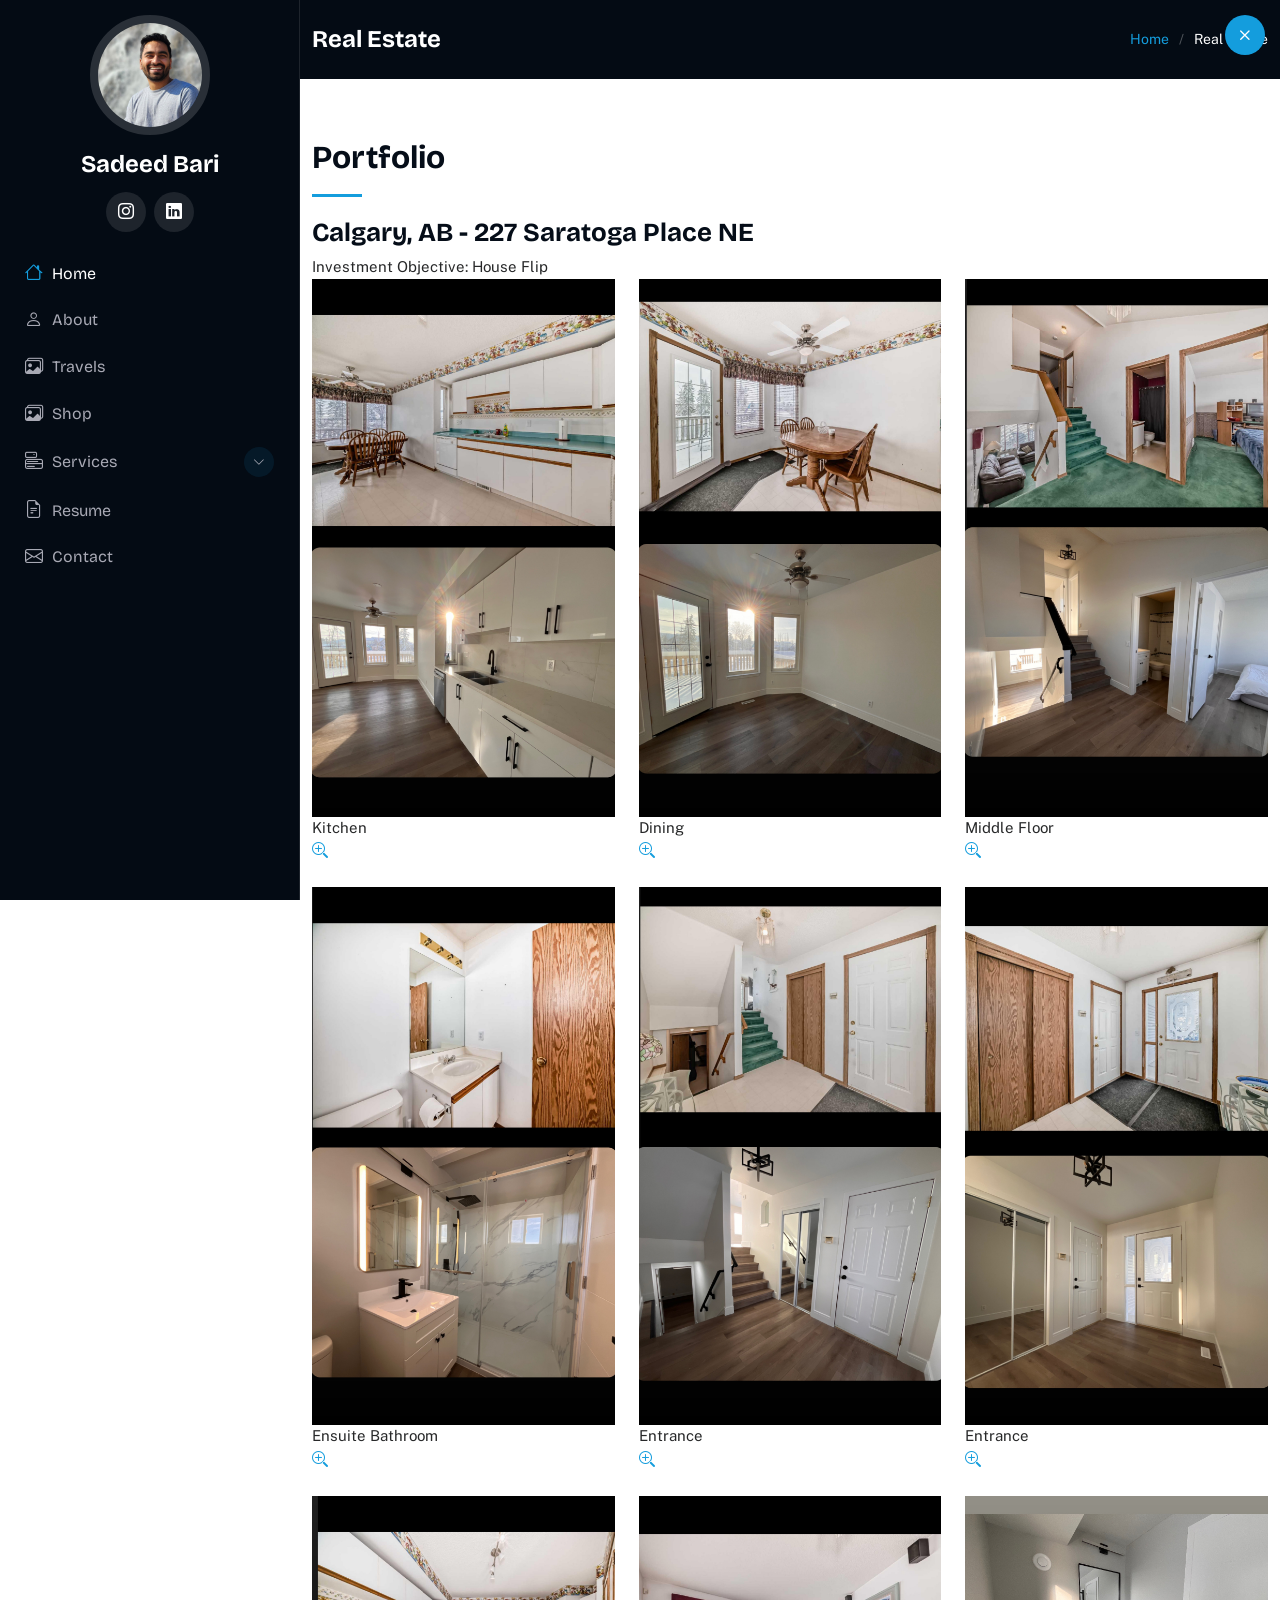
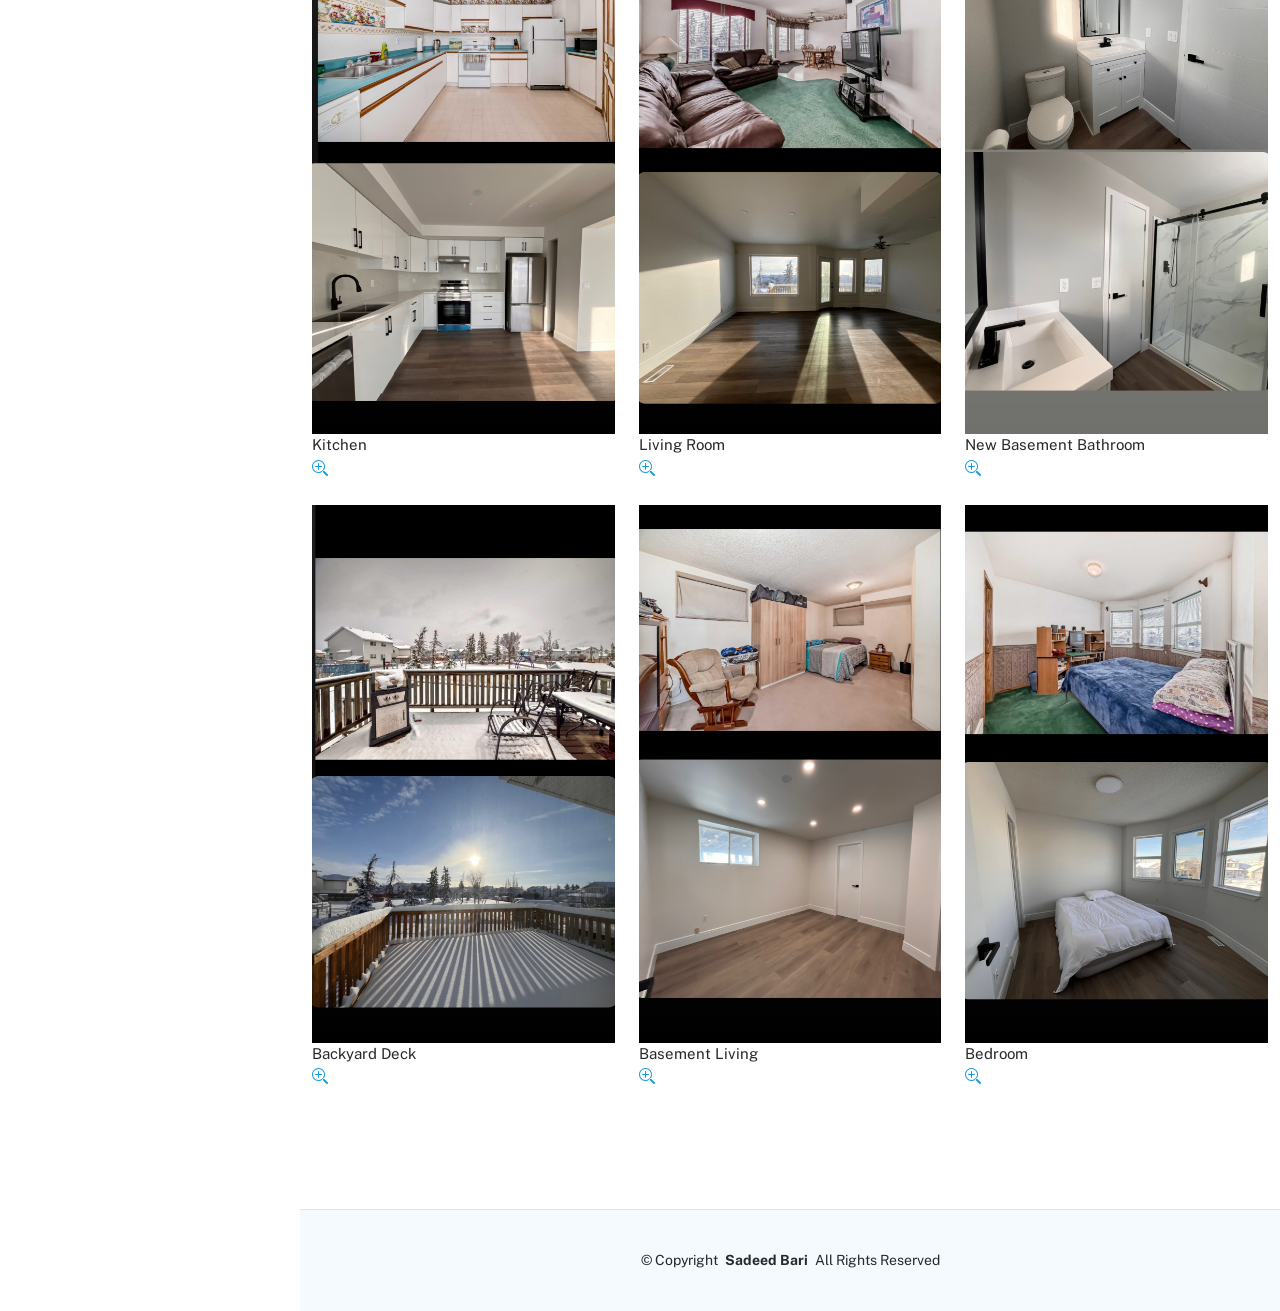
<file: realestate.html>
<!DOCTYPE html>
<html lang="en">

<head>
  <meta charset="utf-8">
  <meta content="width=device-width, initial-scale=1.0" name="viewport">
  <title>Real Estate - SadeedBari.com</title>
  <meta content="" name="description">
  <meta content="" name="keywords">

  <link rel="canonical" href="https://www.sadeedbari.com/realestate.html">

  <!-- Favicons -->
  <link href="assets/img/favicon.png?v=2" rel="icon" type="image/png">
  <link href="favicon.ico?v=2" rel="shortcut icon" sizes="48x48">
  <link href="assets/img/apple-touch-icon.png?v=2" rel="apple-touch-icon">

  <!-- Fonts -->
  <link href="https://fonts.googleapis.com" rel="preconnect">
  <link href="https://fonts.gstatic.com" rel="preconnect" crossorigin>
  <link href="https://fonts.googleapis.com/css2?family=Bricolage+Grotesque:opsz,wght@12..96,400;12..96,500;12..96,600;12..96,700&family=Public+Sans:wght@400;500;600;700&display=swap" rel="stylesheet">

  <!-- Vendor CSS Files -->
  <link href="assets/vendor/bootstrap/css/bootstrap.min.css" rel="stylesheet">
  <link href="assets/vendor/bootstrap-icons/bootstrap-icons.css" rel="stylesheet">
  <link href="assets/vendor/aos/aos.css" rel="stylesheet">
  <link href="assets/vendor/glightbox/css/glightbox.min.css" rel="stylesheet">
  <link href="assets/vendor/swiper/swiper-bundle.min.css" rel="stylesheet">

  <!-- Main CSS File -->
  <link href="assets/css/main.css?v=20260922d" rel="stylesheet">

  <!-- =======================================================
  * Template Name: iPortfolio
  * Template URL: https://bootstrapmade.com/iportfolio-bootstrap-portfolio-websites-template/
  * Updated: Jun 29 2024 with Bootstrap v5.3.3
  * Author: BootstrapMade.com
  * License: https://bootstrapmade.com/license/
  ======================================================== -->
</head>

<body class="service-details-page">

  <header id="header" class="header dark-background d-flex flex-column">
    <i class="header-toggle bi bi-x" title="Hide menu"></i>

    <div class="profile-img">
      <img src="assets/img/my-profile-img.jpg" alt="Portrait of Sadeed Bari" class="img-fluid rounded-circle">
    </div>

    <a href="index.html" class="logo d-flex align-items-center justify-content-center">
      <!-- Uncomment the line below if you also wish to use an image logo -->
      <h1 class="sitename">Sadeed Bari</h1>
    </a>

    <div class="social-links text-center">
      <a href="https://www.instagram.com/sadeedbari" class="instagram"><i class="bi bi-instagram"></i></a>
      <a href="https://www.linkedin.com/in/sadeedbari/" class="linkedin"><i class="bi bi-linkedin"></i></a>
    </div>

    <nav id="navmenu" class="navmenu">
      <ul>
        <li><a href="index.html" class="active"><i class="bi bi-house navicon"></i>Home</a></li>
        <li><a href="index.html#about"><i class="bi bi-person navicon"></i> About</a></li>
		<li><a href="index.html#travels"><i class="bi bi-images navicon"></i> Travels</a></li>
        <li><a href="index.html#shop"><i class="bi bi-images navicon"></i> Shop</a></li>
		<li class="dropdown"><a href="index.html#services"><i class="bi bi-menu-button navicon"></i> <span>Services</span> <i class="bi bi-chevron-down toggle-dropdown"></i></a>
          <ul>
            <li><a href="https://skywebconsulting.wixsite.com/my-site">Web Design Consultation</a></li>
			<li><a href="https://urbanlivingrenovations.ca/">Home Renovation</a></li>
			<li><a href="index.html#services">Customized Trip Itineraries</a></li>
			<li><a href="https://www.onlywrenchcycling.ca/">Bike Tune-up & Repairs</a></li>
			<li><a href="realestate.html">Real Estate Investments</a></li>
			<li><a href="https://skywebconsulting.wixsite.com/my-site">Graphic Design</a></li>
			<li><a href="rentnest.html">Rent Nest</a></li>
			<li><a href="sulosystems.html">Sulo Systems</a></li>
          </ul>
        </li>
		<li><a href="#resume"><i class="bi bi-file-earmark-text navicon"></i> Resume</a></li>
        <li><a href="#contact"><i class="bi bi-envelope navicon"></i> Contact</a></li>
      </ul>
    </nav>

  </header>

  <main class="main">

    <!-- Page Title -->
    <div class="page-title dark-background">
      <div class="container d-lg-flex justify-content-between align-items-center">
        <h1 class="mb-2 mb-lg-0">Real Estate</h1>
        <nav class="breadcrumbs">
          <ol>
            <li><a href="index.html">Home</a></li>
            <li class="current">Real Estate</li>
          </ol>
        </nav>
      </div>
    </div><!-- End Page Title -->

    <!-- Service Details Section -->
    <section id="service-details" class="service-details section">

      <div class="container">

        <div class="row gy-4">

          <div class="col-lg-4" data-aos="fade-up" data-aos-delay="100">

          </div>

          
		  
		       <!-- Section Title -->
      <div class="container section-title" data-aos="fade-up">
        <h2>Portfolio</h2>
		<h3>Calgary, AB - 227 Saratoga Place NE</h3>
        <p>Investment Objective: House Flip</p>
		
		          <div class="row gy-4 isotope-container" data-aos="fade-up" data-aos-delay="200">
		<div class="col-lg-4 col-md-6 portfolio-item isotope-item filter-app">
              <div class="portfolio-content h-100">
                <img src="assets/img/227/227-1.jpeg" class="img-fluid" alt="Real estate renovation project, photo 1 of 12">
                <div class="portfolio-info">
                  <p>Kitchen</p>
                  <a href="assets/img/227/227-1.jpeg" title="Kitchen" data-gallery="portfolio-gallery-app" class="glightbox preview-link"><i class="bi bi-zoom-in"></i></a>
                </div>
              </div>
            </div><!-- End Portfolio Item -->

            <div class="col-lg-4 col-md-6 portfolio-item isotope-item filter-product">
              <div class="portfolio-content h-100">
                <img src="assets/img/227/227-2.jpeg" class="img-fluid" alt="Real estate renovation project, photo 2 of 12">
                <div class="portfolio-info">
                  <p>Dining</p>
                  <a href="assets/img/227/227-2.jpeg" title="Dining" data-gallery="portfolio-gallery-product" class="glightbox preview-link"><i class="bi bi-zoom-in"></i></a>
                </div>
              </div>
            </div><!-- End Portfolio Item -->

            <div class="col-lg-4 col-md-6 portfolio-item isotope-item filter-branding">
              <div class="portfolio-content h-100">
                <img src="assets/img/227/227-3.jpeg" class="img-fluid" alt="Real estate renovation project, photo 3 of 12">
                <div class="portfolio-info">
                  <p>Middle Floor</p>
                  <a href="assets/img/227/227-3.jpeg" title="Middle Floor" data-gallery="portfolio-gallery-branding" class="glightbox preview-link"><i class="bi bi-zoom-in"></i></a>
                </div>
              </div>
            </div><!-- End Portfolio Item -->

            <div class="col-lg-4 col-md-6 portfolio-item isotope-item filter-books">
              <div class="portfolio-content h-100">
                <img src="assets/img/227/227-4.jpeg" class="img-fluid" alt="Real estate renovation project, photo 4 of 12">
                <div class="portfolio-info">
                  <p>Ensuite Bathroom</p>
                  <a href="assets/img/227/227-4.jpeg" title="Ensuite Bathroom" data-gallery="portfolio-gallery-book" class="glightbox preview-link"><i class="bi bi-zoom-in"></i></a>
                </div>
              </div>
            </div><!-- End Portfolio Item -->

            <div class="col-lg-4 col-md-6 portfolio-item isotope-item filter-app">
              <div class="portfolio-content h-100">
                <img src="assets/img/227/227-5.jpeg" class="img-fluid" alt="Real estate renovation project, photo 5 of 12">
                <div class="portfolio-info">
                  <p>Entrance</p>
                  <a href="assets/img/227/227-5.jpeg" title="Entrance" data-gallery="portfolio-gallery-app" class="glightbox preview-link"><i class="bi bi-zoom-in"></i></a>
                </div>
              </div>
            </div><!-- End Portfolio Item -->

            <div class="col-lg-4 col-md-6 portfolio-item isotope-item filter-product">
              <div class="portfolio-content h-100">
                <img src="assets/img/227/227-6.jpeg" class="img-fluid" alt="Real estate renovation project, photo 6 of 12">
                <div class="portfolio-info">
                  <p>Entrance</p>
                  <a href="assets/img/227/227-6.jpeg" title="Entrance" data-gallery="portfolio-gallery-product" class="glightbox preview-link"><i class="bi bi-zoom-in"></i></a>
                </div>
              </div>
            </div><!-- End Portfolio Item -->

            <div class="col-lg-4 col-md-6 portfolio-item isotope-item filter-branding">
              <div class="portfolio-content h-100">
                <img src="assets/img/227/227-7.jpeg" class="img-fluid" alt="Real estate renovation project, photo 7 of 12">
                <div class="portfolio-info">
                  <p>Kitchen</p>
                  <a href="assets/img/227/227-7.jpeg" title="Kitchen" data-gallery="portfolio-gallery-branding" class="glightbox preview-link"><i class="bi bi-zoom-in"></i></a>
                </div>
              </div>
            </div><!-- End Portfolio Item -->

            <div class="col-lg-4 col-md-6 portfolio-item isotope-item filter-books">
              <div class="portfolio-content h-100">
                <img src="assets/img/227/227-8.jpeg" class="img-fluid" alt="Real estate renovation project, photo 8 of 12">
                <div class="portfolio-info">
                  <p>Living Room</p>
                  <a href="assets/img/227/227-8.jpeg" title="Living Room" data-gallery="portfolio-gallery-book" class="glightbox preview-link"><i class="bi bi-zoom-in"></i></a>
                </div>
              </div>
            </div><!-- End Portfolio Item -->

            <div class="col-lg-4 col-md-6 portfolio-item isotope-item filter-app">
              <div class="portfolio-content h-100">
                <img src="assets/img/227/227-9.jpeg" class="img-fluid" alt="Real estate renovation project, photo 9 of 12">
                <div class="portfolio-info">
                  <p>New Basement Bathroom</p>
                  <a href="assets/img/227/227-9.jpeg" title="New Basement Bathroom" data-gallery="portfolio-gallery-app" class="glightbox preview-link"><i class="bi bi-zoom-in"></i></a>
                </div>
              </div>
            </div><!-- End Portfolio Item -->

            <div class="col-lg-4 col-md-6 portfolio-item isotope-item filter-product">
              <div class="portfolio-content h-100">
                <img src="assets/img/227/227-10.jpeg" class="img-fluid" alt="Real estate renovation project, photo 10 of 12">
                <div class="portfolio-info">
                  <p>Backyard Deck</p>
                  <a href="assets/img/227/227-10.jpeg" title="Backyard Deck" data-gallery="portfolio-gallery-product" class="glightbox preview-link"><i class="bi bi-zoom-in"></i></a>
                </div>
              </div>
            </div><!-- End Portfolio Item -->

            <div class="col-lg-4 col-md-6 portfolio-item isotope-item filter-branding">
              <div class="portfolio-content h-100">
                <img src="assets/img/227/227-11.jpeg" class="img-fluid" alt="Real estate renovation project, photo 11 of 12">
                <div class="portfolio-info">
                  <p>Basement Living</p>
                  <a href="assets/img/227/227-11.jpeg" title="Basement Living" data-gallery="portfolio-gallery-branding" class="glightbox preview-link"><i class="bi bi-zoom-in"></i></a>
                </div>
              </div>
            </div><!-- End Portfolio Item -->

            <div class="col-lg-4 col-md-6 portfolio-item isotope-item filter-books">
              <div class="portfolio-content h-100">
                <img src="assets/img/227/227-12.jpeg" class="img-fluid" alt="Real estate renovation project, photo 12 of 12">
                <div class="portfolio-info">
                  <p>Bedroom</p>
                  <a href="assets/img/227/227-12.jpeg" title="Bedroom" data-gallery="portfolio-gallery-book" class="glightbox preview-link"><i class="bi bi-zoom-in"></i></a>
                </div>
              </div>
            </div><!-- End Portfolio Item -->
          </div><!-- End Portfolio Container -->
      </div><!-- End Section Title -->

        </div>

      </div>

    </section><!-- /Service Details Section -->

  </main>

  <footer id="footer" class="footer position-relative light-background">

    <div class="container">
      <div class="copyright text-center ">
        <p>© <span>Copyright</span> <strong class="px-1 sitename">Sadeed Bari</strong> <span>All Rights Reserved</span></p>
      </div>
    </div>

  </footer>

  <!-- Scroll Top -->
  <a href="#" id="scroll-top" class="scroll-top d-flex align-items-center justify-content-center"><i class="bi bi-arrow-up-short"></i></a>

  <!-- Preloader -->
  <div id="preloader"></div>

  <!-- Vendor JS Files -->
  <script src="assets/vendor/bootstrap/js/bootstrap.bundle.min.js"></script>
  <script src="assets/vendor/aos/aos.js"></script>
  <script src="assets/vendor/typed.js/typed.umd.js"></script>
  <script src="assets/vendor/purecounter/purecounter_vanilla.js"></script>
  <script src="assets/vendor/waypoints/noframework.waypoints.js"></script>
  <script src="assets/vendor/glightbox/js/glightbox.min.js"></script>
  <script src="assets/vendor/imagesloaded/imagesloaded.pkgd.min.js"></script>
  <script src="assets/vendor/isotope-layout/isotope.pkgd.min.js"></script>
  <script src="assets/vendor/swiper/swiper-bundle.min.js"></script>

  <!-- Main JS File -->
  <script src="assets/js/main.js?v=20260922"></script>

</body>

</html>
</file>
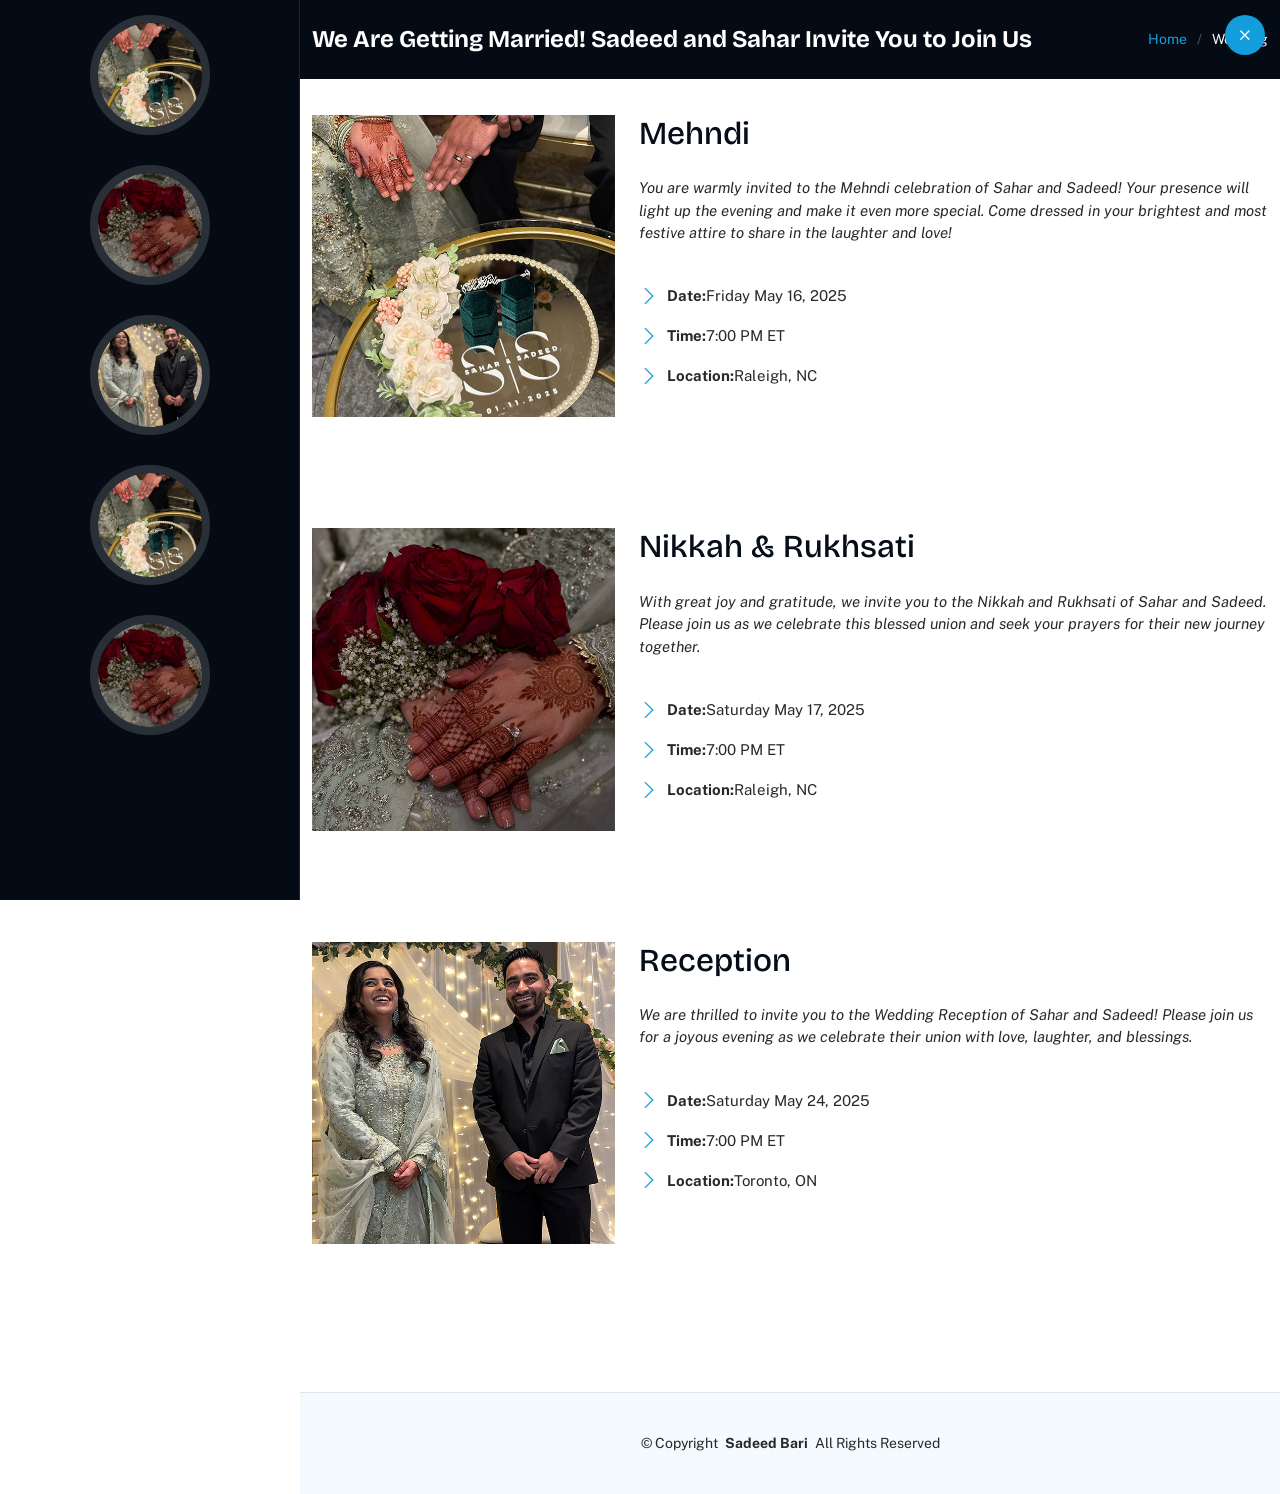
<file: reception.html>
<!DOCTYPE html>
<html lang="en">

<head>
  <meta charset="utf-8">
  <meta name="robots" content="noindex">
  <meta content="width=device-width, initial-scale=1.0" name="viewport">
  <title>Wedding - SadeedBari.com</title>
  <meta content="" name="description">
  <meta content="" name="keywords">

  <!-- Favicons -->
  <link href="assets/img/favicon.png?v=2" rel="icon" type="image/png">
  <link href="favicon.ico?v=2" rel="shortcut icon" sizes="48x48">
  <link href="assets/img/apple-touch-icon.png?v=2" rel="apple-touch-icon">

  <!-- Fonts -->
  <link href="https://fonts.googleapis.com" rel="preconnect">
  <link href="https://fonts.gstatic.com" rel="preconnect" crossorigin>
  <link href="https://fonts.googleapis.com/css2?family=Bricolage+Grotesque:opsz,wght@12..96,400;12..96,500;12..96,600;12..96,700&family=Public+Sans:wght@400;500;600;700&display=swap" rel="stylesheet">

  <!-- Vendor CSS Files -->
  <link href="assets/vendor/bootstrap/css/bootstrap.min.css" rel="stylesheet">
  <link href="assets/vendor/bootstrap-icons/bootstrap-icons.css" rel="stylesheet">
  <link href="assets/vendor/aos/aos.css" rel="stylesheet">
  <link href="assets/vendor/glightbox/css/glightbox.min.css" rel="stylesheet">
  <link href="assets/vendor/swiper/swiper-bundle.min.css" rel="stylesheet">

  <!-- Main CSS File -->
  <link href="assets/css/main.css?v=20260922d" rel="stylesheet">

  <!-- =======================================================
  * Template Name: iPortfolio
  * Template URL: https://bootstrapmade.com/iportfolio-bootstrap-portfolio-websites-template/
  * Updated: Jun 29 2024 with Bootstrap v5.3.3
  * Author: BootstrapMade.com
  * License: https://bootstrapmade.com/license/
  ======================================================== -->
</head>

<body class="service-details-page">

  <header id="header" class="header dark-background d-flex flex-column">
    <i class="header-toggle bi bi-x" title="Hide menu"></i>

    <div class="profile-img">
      <img src="assets/img/mehndi.jpg" alt="Mehndi event" class="img-fluid rounded-circle">
    </div>
	    <div class="profile-img">
      <img src="assets/img/wedding.jpg" alt="Wedding ceremony" class="img-fluid rounded-circle">
    </div>
	    <div class="profile-img">
      <img src="assets/img/reception.jpg" alt="Reception" class="img-fluid rounded-circle">
    </div>
	    <div class="profile-img">
      <img src="assets/img/mehndi.jpg" alt="Mehndi event" class="img-fluid rounded-circle">
    </div>
	    <div class="profile-img">
      <img src="assets/img/wedding.jpg" alt="Wedding ceremony" class="img-fluid rounded-circle">
    </div>

  </header>

  <main class="main">

    <!-- Page Title -->
    <div class="page-title dark-background">
      <div class="container d-lg-flex justify-content-between align-items-center">
        <h1 class="mb-2 mb-lg-0">We Are Getting Married! Sadeed and Sahar Invite You to Join Us</h1>
        <nav class="breadcrumbs">
          <ol>
            <li><a href="index.html">Home</a></li>
            <li class="current">Wedding</li>
          </ol>
        </nav>
      </div>
    </div><!-- End Page Title -->

    <!-- Service Details Section -->
    <section id="service-details" class="service-details section">

      <div class="container">

        <div class="row gy-4">
		
		  
		<div class="container" data-aos="fade-up" data-aos-delay="100">

        <div class="row gy-4 justify-content-center">
          <div class="col-lg-4">
            <img src="assets/img/mehndi.jpg" class="img-fluid" alt="Mehndi event">
          </div>
          <div class="col-lg-8 content">
            <h2>Mehndi</h2>
            <p class="fst-italic py-3">
              You are warmly invited to the Mehndi celebration of Sahar and Sadeed! Your presence will light up the evening and make it even more special. Come dressed in your brightest and most festive attire to share in the laughter and love!
            </p>
            <div class="row">
              <div class="col-lg-6">
                <ul>
                  <li><i class="bi bi-chevron-right"></i> <strong>Date: </strong> <span>Friday May 16, 2025</span></li>
                  <li><i class="bi bi-chevron-right"></i> <strong>Time: </strong> <span>7:00 PM ET</span></li>
                  <li><i class="bi bi-chevron-right"></i> <strong>Location: </strong> <span>Raleigh, NC</span></li>
                </ul>
              </div>
              <div class="col-lg-6">
                <ul>
                </ul>
              </div>
            </div>
            <p class="py-3">
              <br>
			  <br>
			  <br>
            </p>
          </div>
        </div>

      </div>



		<div class="container" data-aos="fade-up" data-aos-delay="100">

        <div class="row gy-4 justify-content-center">
          <div class="col-lg-4">
            <img src="assets/img/wedding.jpg" class="img-fluid" alt="Wedding ceremony">
          </div>
          <div class="col-lg-8 content">
            <h2>Nikkah &amp; Rukhsati</h2>
            <p class="fst-italic py-3">
              With great joy and gratitude, we invite you to the Nikkah and Rukhsati of Sahar and Sadeed. Please join us as we celebrate this blessed union and seek your prayers for their new journey together.
            </p>
            <div class="row">
              <div class="col-lg-6">
                <ul>
                  <li><i class="bi bi-chevron-right"></i> <strong>Date: </strong> <span>Saturday May 17, 2025</span></li>
                  <li><i class="bi bi-chevron-right"></i> <strong>Time: </strong> <span>7:00 PM ET</span></li>
                  <li><i class="bi bi-chevron-right"></i> <strong>Location: </strong> <span>Raleigh, NC</span></li>
                </ul>
              </div>
              <div class="col-lg-6">
                <ul>
                </ul>
              </div>
            </div>
            <p class="py-3">
              <br>
			  <br>
			  <br>
            </p>

          </div>
        </div>

      </div> 

		<div class="container" data-aos="fade-up" data-aos-delay="100">

        <div class="row gy-4 justify-content-center">
          <div class="col-lg-4">
            <img src="assets/img/reception.jpg" class="img-fluid" alt="Reception">
          </div>
          <div class="col-lg-8 content">
            <h2>Reception</h2>
            <p class="fst-italic py-3">
              We are thrilled to invite you to the Wedding Reception of Sahar and Sadeed! Please join us for a joyous evening as we celebrate their union with love, laughter, and blessings.
            </p>
            <div class="row">
              <div class="col-lg-6">
                <ul>
                  <li><i class="bi bi-chevron-right"></i> <strong>Date: </strong> <span>Saturday May 24, 2025</span></li>
                  <li><i class="bi bi-chevron-right"></i> <strong>Time: </strong> <span>7:00 PM ET</span></li>
                  <li><i class="bi bi-chevron-right"></i> <strong>Location: </strong> <span>Toronto, ON</span></li>
                </ul>
              </div>
              <div class="col-lg-6">
                <ul>
                </ul>
              </div>
            </div>
            <p class="py-3">
              <br>
			  <br>
			  <br>
            </p>
          </div>
        </div>

      </div> 
	  

        </div>

      </div>

    </section><!-- /Service Details Section -->

  </main>

  <footer id="footer" class="footer position-relative light-background">

    <div class="container">
      <div class="copyright text-center ">
        <p>© <span>Copyright</span> <strong class="px-1 sitename">Sadeed Bari</strong> <span>All Rights Reserved</span></p>
      </div>
    </div>

  </footer>

  <!-- Scroll Top -->
  <a href="#" id="scroll-top" class="scroll-top d-flex align-items-center justify-content-center"><i class="bi bi-arrow-up-short"></i></a>

  <!-- Preloader -->
  <div id="preloader"></div>

  <!-- Vendor JS Files -->
  <script src="assets/vendor/bootstrap/js/bootstrap.bundle.min.js"></script>
  <script src="assets/vendor/aos/aos.js"></script>
  <script src="assets/vendor/typed.js/typed.umd.js"></script>
  <script src="assets/vendor/purecounter/purecounter_vanilla.js"></script>
  <script src="assets/vendor/waypoints/noframework.waypoints.js"></script>
  <script src="assets/vendor/glightbox/js/glightbox.min.js"></script>
  <script src="assets/vendor/imagesloaded/imagesloaded.pkgd.min.js"></script>
  <script src="assets/vendor/isotope-layout/isotope.pkgd.min.js"></script>
  <script src="assets/vendor/swiper/swiper-bundle.min.js"></script>

  <!-- Main JS File -->
  <script src="assets/js/main.js?v=20260922"></script>

</body>

</html>
</file>
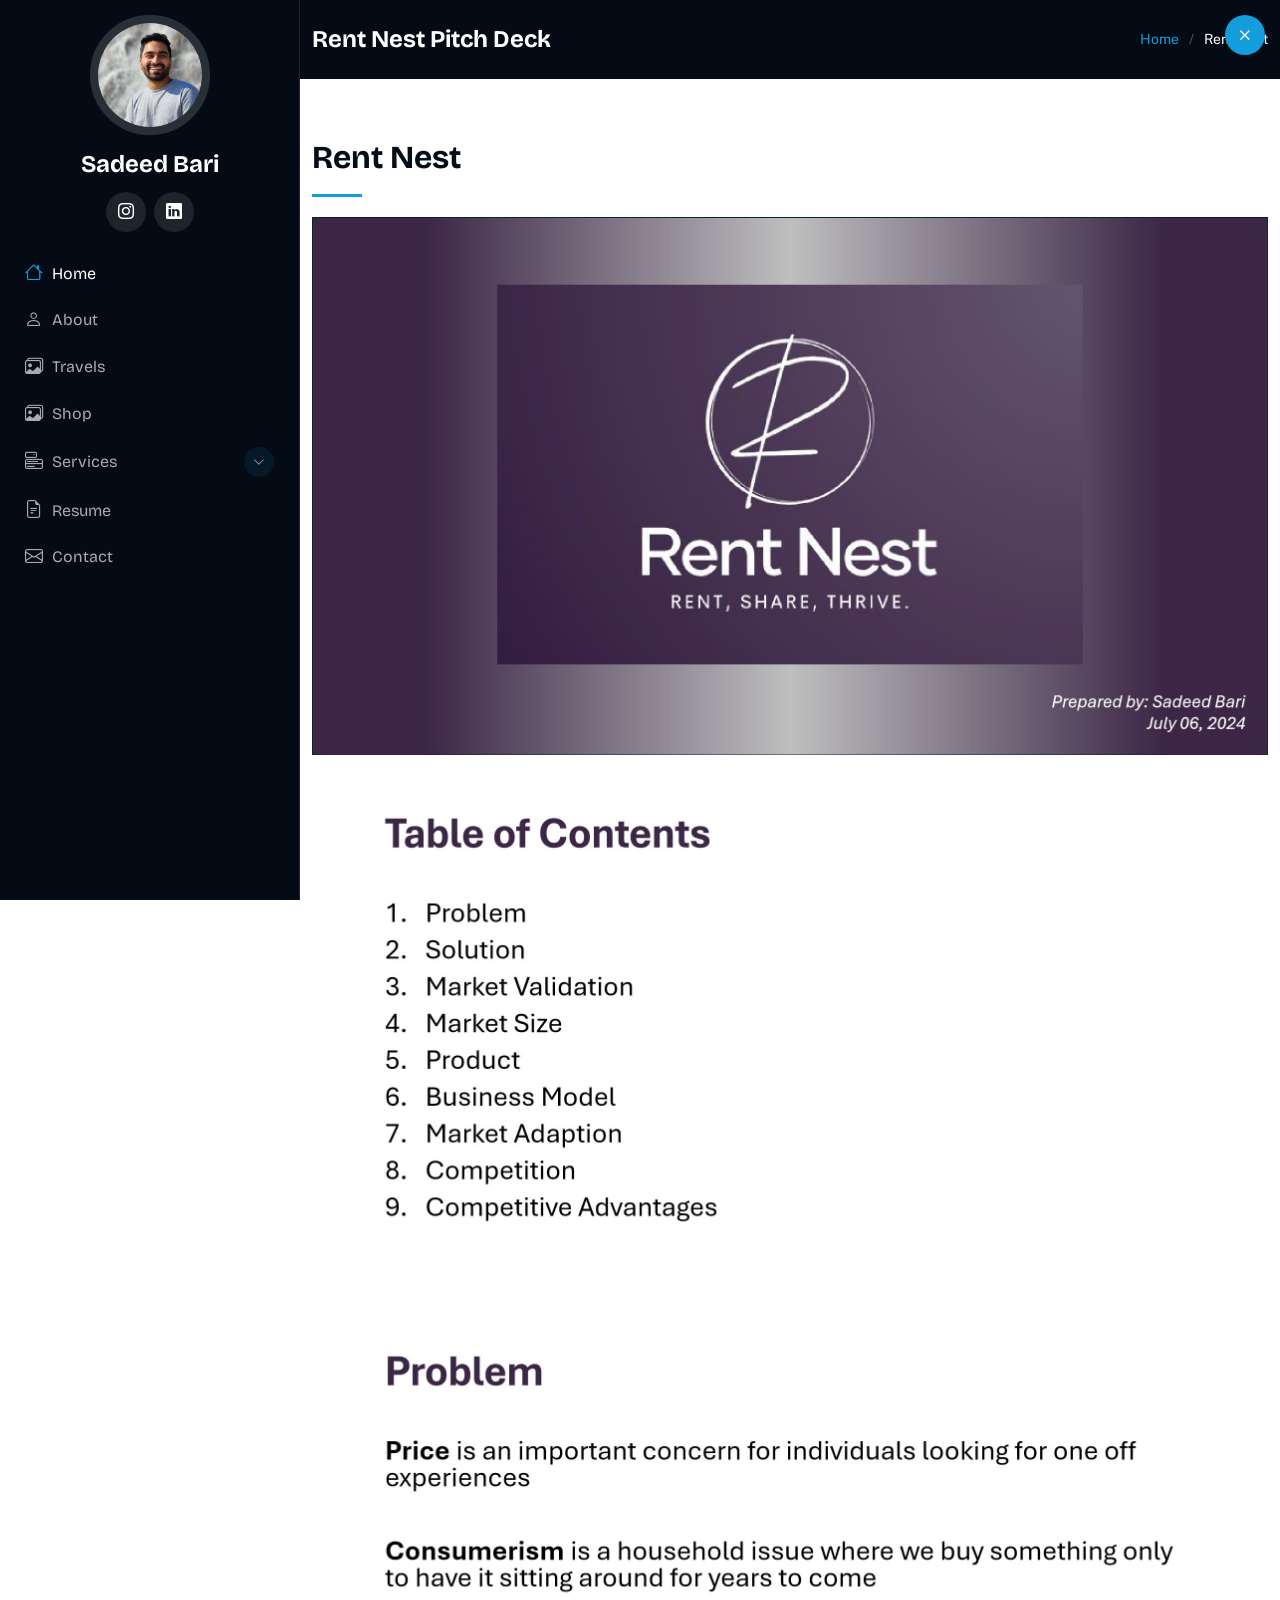
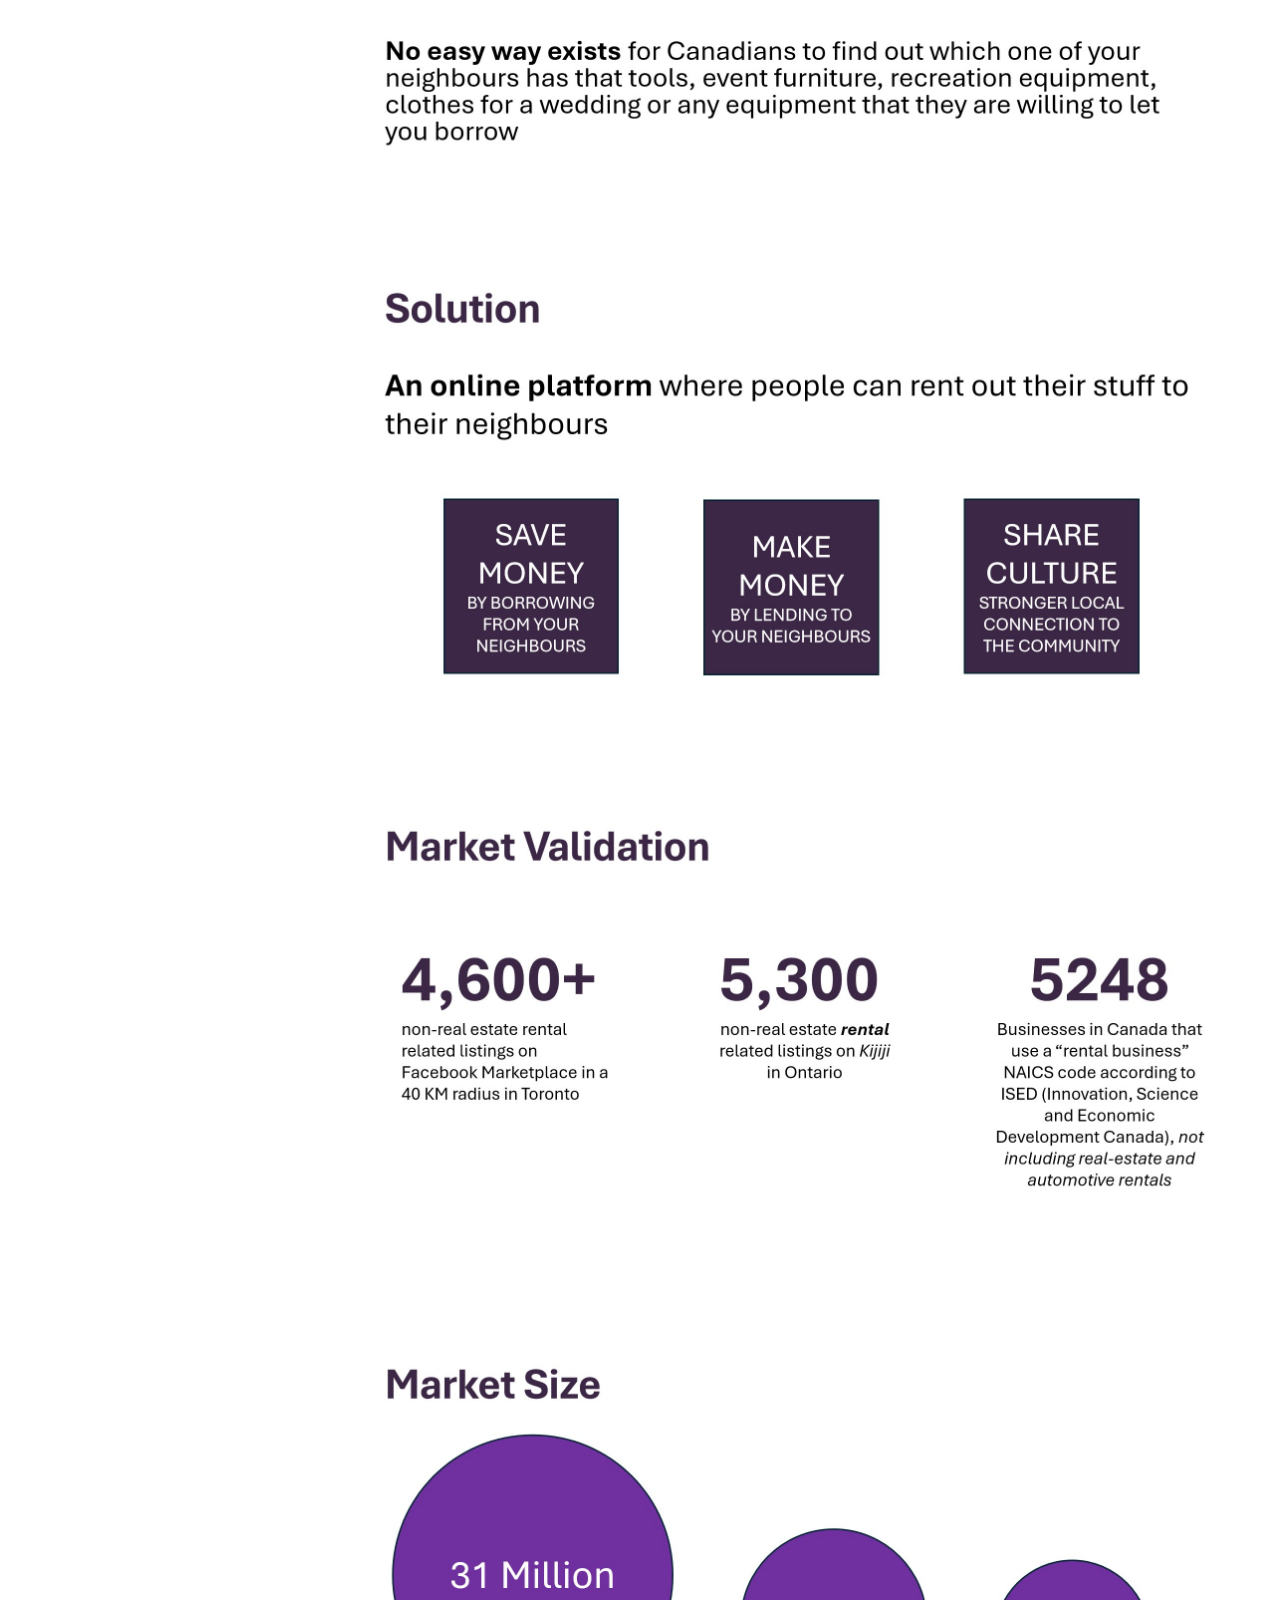
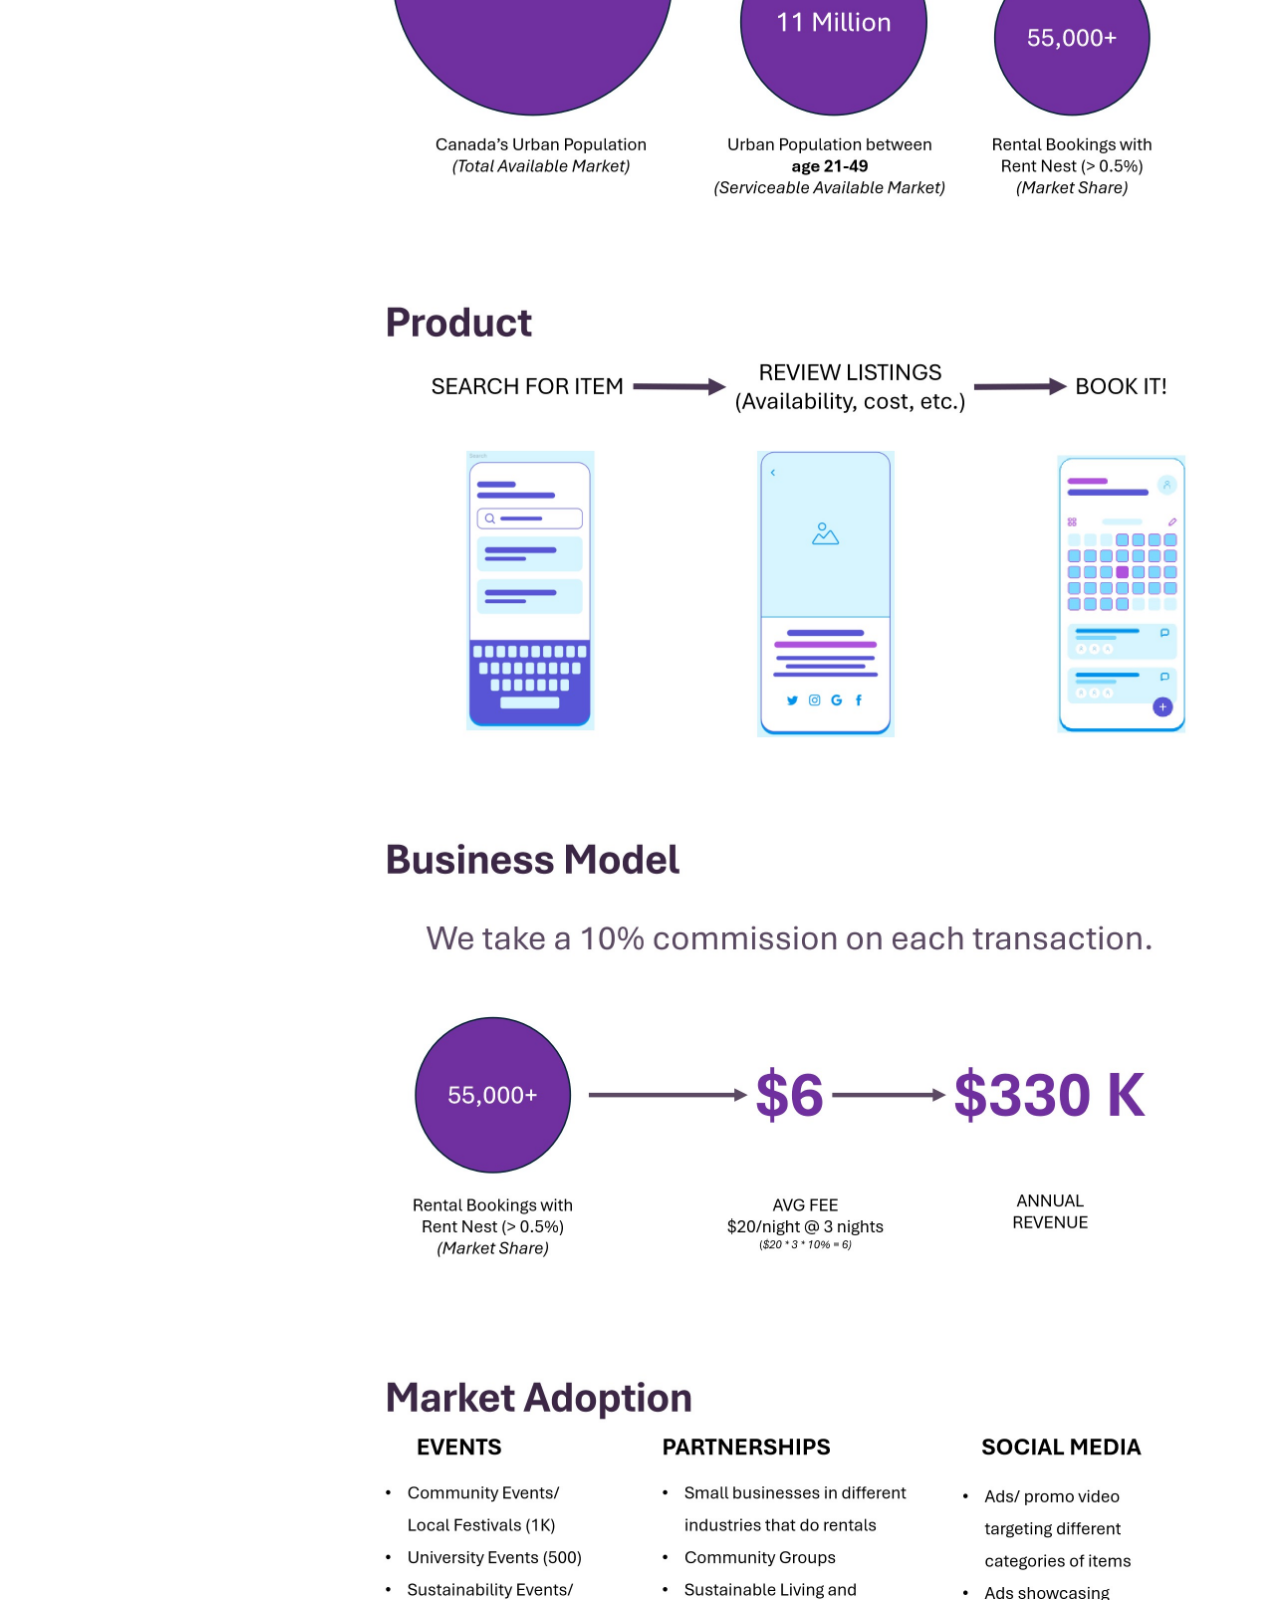
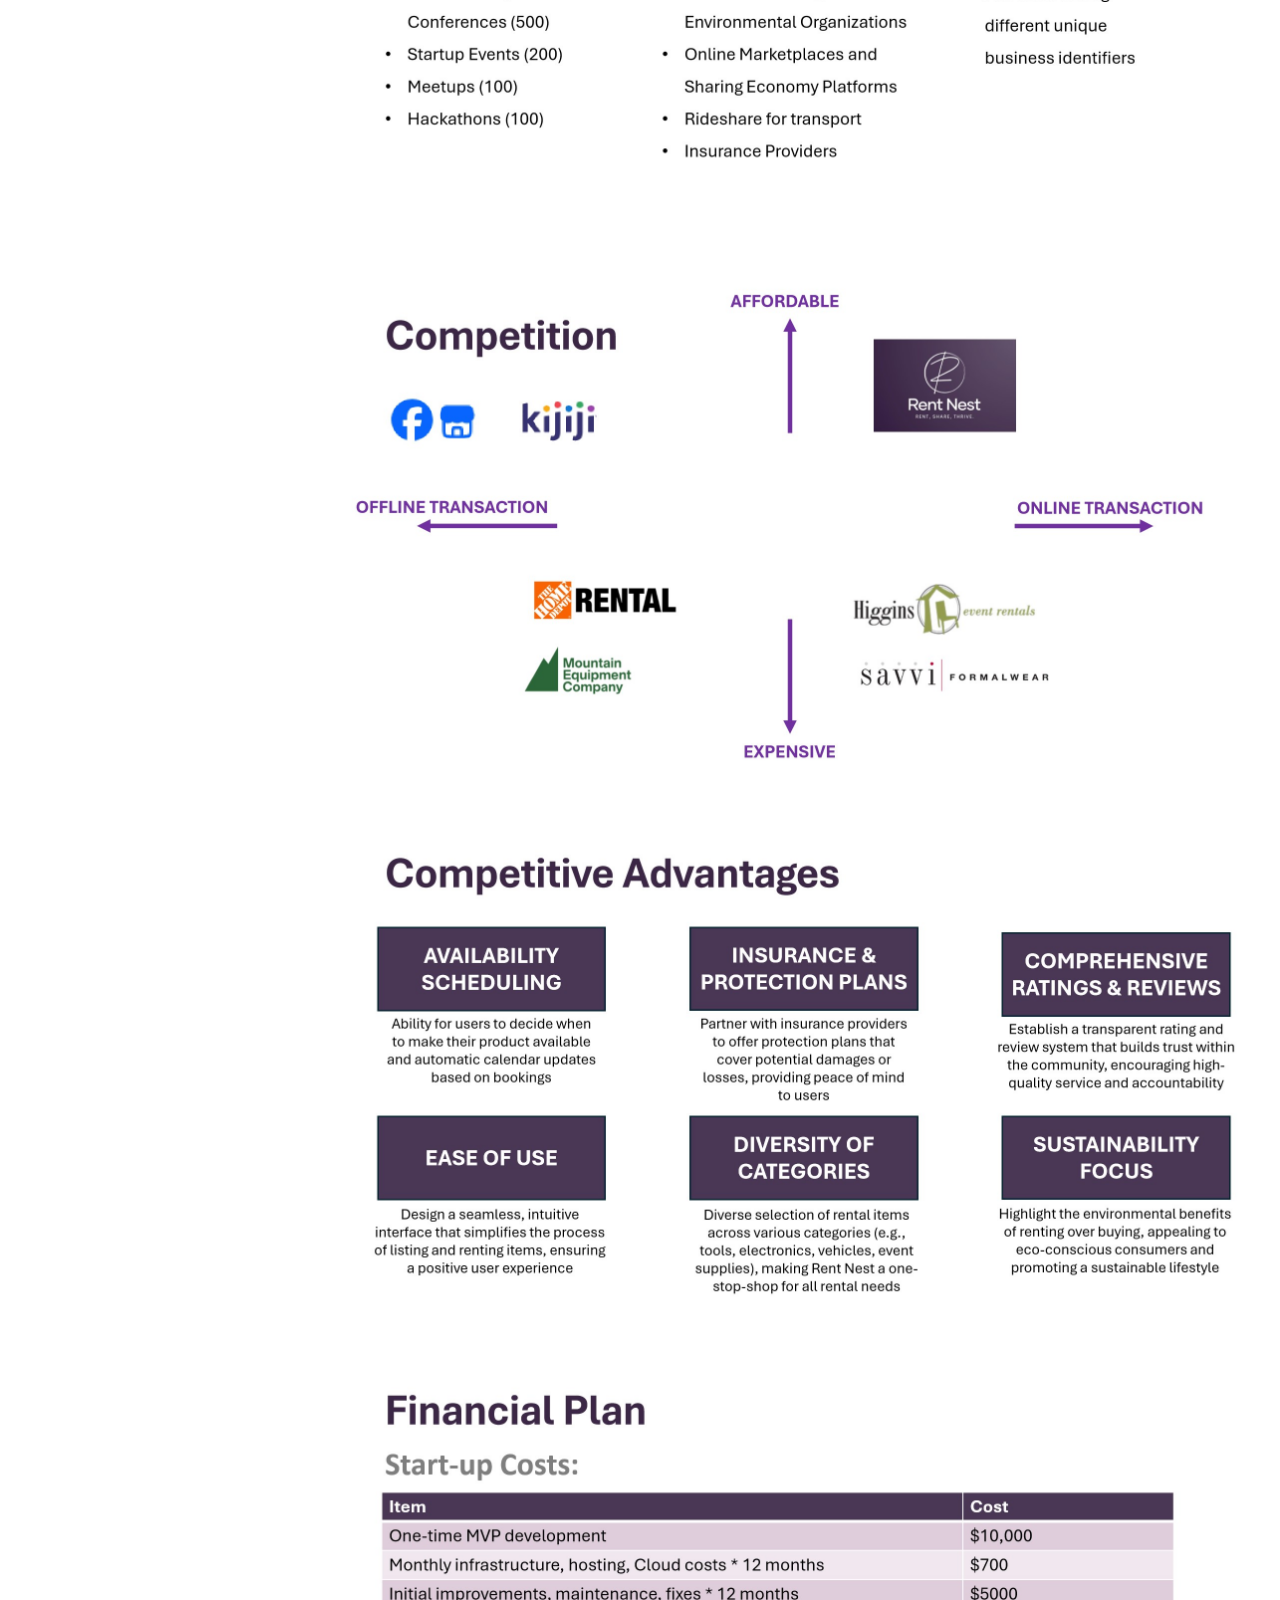
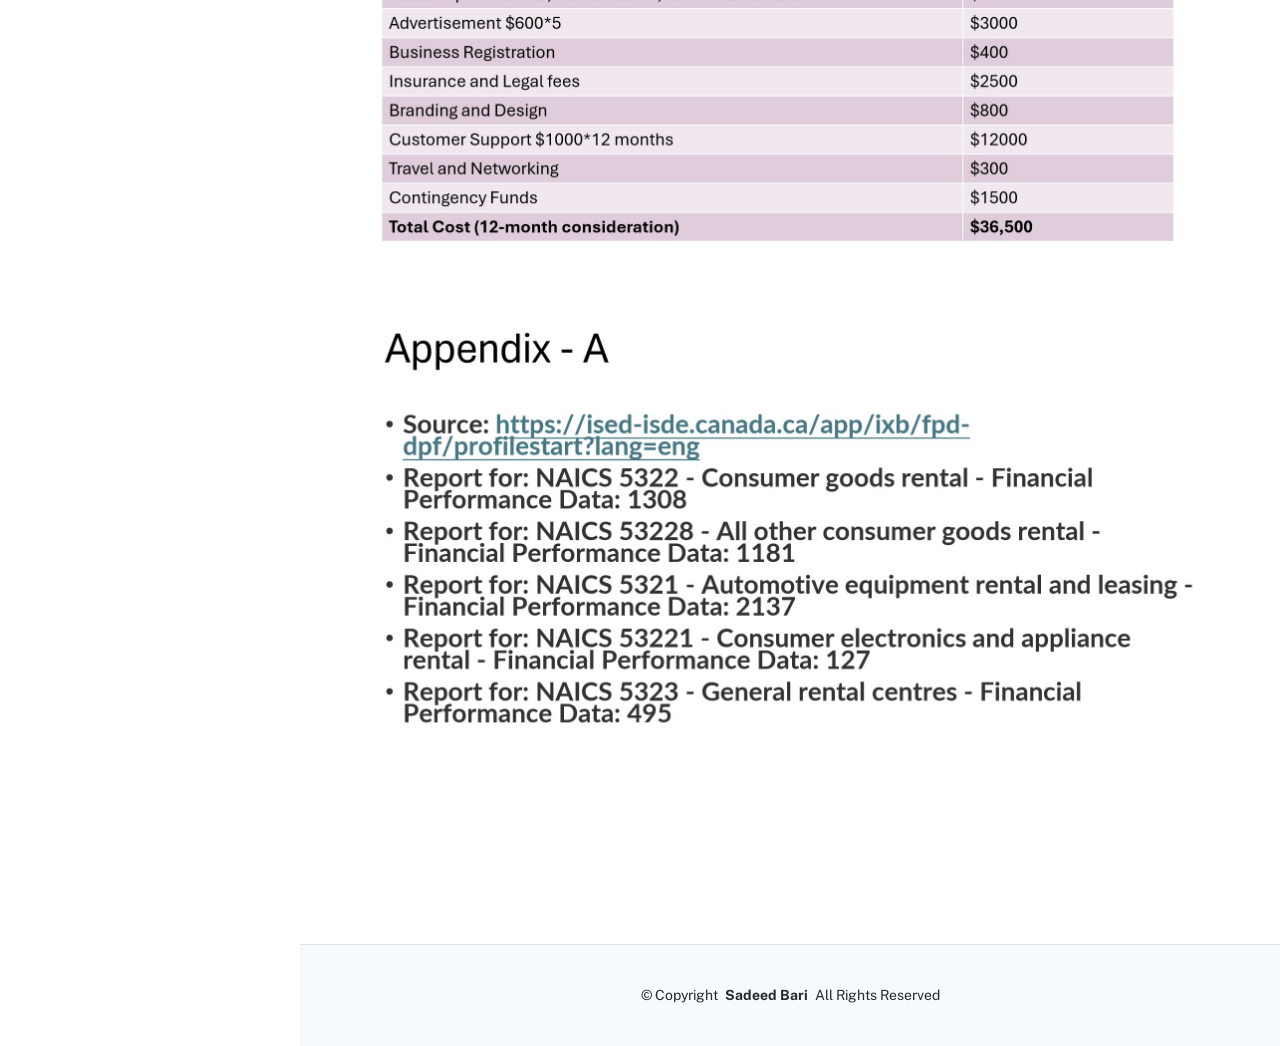
<file: rentnest.html>
<!DOCTYPE html>
<html lang="en">

<head>
  <meta charset="utf-8">
  <meta content="width=device-width, initial-scale=1.0" name="viewport">
  <title>Rent Nest</title>
  <meta content="" name="description">
  <meta content="" name="keywords">

  <link rel="canonical" href="https://www.sadeedbari.com/rentnest.html">

  <!-- Favicons -->
  <link href="assets/img/favicon.png?v=2" rel="icon" type="image/png">
  <link href="favicon.ico?v=2" rel="shortcut icon" sizes="48x48">
  <link href="assets/img/apple-touch-icon.png?v=2" rel="apple-touch-icon">

  <!-- Fonts -->
  <link href="https://fonts.googleapis.com" rel="preconnect">
  <link href="https://fonts.gstatic.com" rel="preconnect" crossorigin>
  <link href="https://fonts.googleapis.com/css2?family=Bricolage+Grotesque:opsz,wght@12..96,400;12..96,500;12..96,600;12..96,700&family=Public+Sans:wght@400;500;600;700&display=swap" rel="stylesheet">

  <!-- Vendor CSS Files -->
  <link href="assets/vendor/bootstrap/css/bootstrap.min.css" rel="stylesheet">
  <link href="assets/vendor/bootstrap-icons/bootstrap-icons.css" rel="stylesheet">
  <link href="assets/vendor/aos/aos.css" rel="stylesheet">
  <link href="assets/vendor/glightbox/css/glightbox.min.css" rel="stylesheet">
  <link href="assets/vendor/swiper/swiper-bundle.min.css" rel="stylesheet">

  <!-- Main CSS File -->
  <link href="assets/css/main.css?v=20260922d" rel="stylesheet">

  <!-- =======================================================
  * Template Name: iPortfolio
  * Template URL: https://bootstrapmade.com/iportfolio-bootstrap-portfolio-websites-template/
  * Updated: Jun 29 2024 with Bootstrap v5.3.3
  * Author: BootstrapMade.com
  * License: https://bootstrapmade.com/license/
  ======================================================== -->
</head>

<body class="starter-page-page">

  <header id="header" class="header dark-background d-flex flex-column">
    <i class="header-toggle bi bi-x" title="Hide menu"></i>

    <div class="profile-img">
      <img src="assets/img/my-profile-img.jpg" alt="Portrait of Sadeed Bari" class="img-fluid rounded-circle">
    </div>

    <a href="index.html" class="logo d-flex align-items-center justify-content-center">
      <!-- Uncomment the line below if you also wish to use an image logo -->
      <h1 class="sitename">Sadeed Bari</h1>
    </a>

    <div class="social-links text-center">
      <a href="https://www.instagram.com/sadeedbari" class="instagram"><i class="bi bi-instagram"></i></a>
      <a href="https://www.linkedin.com/in/sadeedbari/" class="linkedin"><i class="bi bi-linkedin"></i></a>
    </div>

    <nav id="navmenu" class="navmenu">
      <ul>
        <li><a href="index.html" class="active"><i class="bi bi-house navicon"></i>Home</a></li>
        <li><a href="index.html#about"><i class="bi bi-person navicon"></i> About</a></li>
		<li><a href="index.html#travels"><i class="bi bi-images navicon"></i> Travels</a></li>
        <li><a href="index.html#shop"><i class="bi bi-images navicon"></i> Shop</a></li>
		<li class="dropdown"><a href="index.html#services"><i class="bi bi-menu-button navicon"></i> <span>Services</span> <i class="bi bi-chevron-down toggle-dropdown"></i></a>
          <ul>
            <li><a href="https://skywebconsulting.wixsite.com/my-site">Web Design Consultation</a></li>
			<li><a href="https://urbanlivingrenovations.ca/">Home Renovation</a></li>
			<li><a href="index.html#services">Customized Trip Itineraries</a></li>
			<li><a href="https://www.onlywrenchcycling.ca/">Bike Tune-up & Repairs</a></li>
			<li><a href="realestate.html">Real Estate Investments</a></li>
			<li><a href="https://skywebconsulting.wixsite.com/my-site">Graphic Design</a></li>
			<li><a href="rentnest.html">Rent Nest</a></li>
			<li><a href="sulosystems.html">Sulo Systems</a></li>
          </ul>
        </li>
		<li><a href="#resume"><i class="bi bi-file-earmark-text navicon"></i> Resume</a></li>
        <li><a href="#contact"><i class="bi bi-envelope navicon"></i> Contact</a></li>
      </ul>
    </nav>

  </header>

  <main class="main">

    <!-- Page Title -->
    <div class="page-title dark-background">
      <div class="container d-lg-flex justify-content-between align-items-center">
        <h1 class="mb-2 mb-lg-0">Rent Nest Pitch Deck</h1>
        <nav class="breadcrumbs">
          <ol>
            <li><a href="index.html">Home</a></li>
            <li class="current">Rent Nest</li>
          </ol>
        </nav>
      </div>
    </div><!-- End Page Title -->

    <!-- Starter Section Section -->
    <section id="starter-section" class="starter-section section">

      <!-- Section Title -->
      <div class="container section-title" data-aos="fade-up">
        <h2>Rent Nest</h2>
		<img src="assets/img/rentnest/RentNest_Presentation_Rise_1.jpg" alt="Rent Nest presentation, slide 1" class="img-fluid">
		<img src="assets/img/rentnest/RentNest_Presentation_Rise_2.jpg" alt="Rent Nest presentation, slide 2" class="img-fluid">
		<img src="assets/img/rentnest/RentNest_Presentation_Rise_3.jpg" alt="Rent Nest presentation, slide 3" class="img-fluid">
		<img src="assets/img/rentnest/RentNest_Presentation_Rise_4.jpg" alt="Rent Nest presentation, slide 4" class="img-fluid">
		<img src="assets/img/rentnest/RentNest_Presentation_Rise_5.jpg" alt="Rent Nest presentation, slide 5" class="img-fluid">
		<img src="assets/img/rentnest/RentNest_Presentation_Rise_6.jpg" alt="Rent Nest presentation, slide 6" class="img-fluid">
		<img src="assets/img/rentnest/RentNest_Presentation_Rise_7.jpg" alt="Rent Nest presentation, slide 7" class="img-fluid">
		<img src="assets/img/rentnest/RentNest_Presentation_Rise_8.jpg" alt="Rent Nest presentation, slide 8" class="img-fluid">
		<img src="assets/img/rentnest/RentNest_Presentation_Rise_9.jpg" alt="Rent Nest presentation, slide 9" class="img-fluid">
		<img src="assets/img/rentnest/RentNest_Presentation_Rise_10.jpg" alt="Rent Nest presentation, slide 10" class="img-fluid">
		<img src="assets/img/rentnest/RentNest_Presentation_Rise_11.jpg" alt="Rent Nest presentation, slide 11" class="img-fluid">
		<img src="assets/img/rentnest/RentNest_Presentation_Rise_12.jpg" alt="Rent Nest presentation, slide 12" class="img-fluid">
		<img src="assets/img/rentnest/RentNest_Presentation_Rise_13.jpg" alt="Rent Nest presentation, slide 13" class="img-fluid">
        <p></p>
      </div><!-- End Section Title -->

      <div class="container" data-aos="fade-up">
        <p></p>
      </div>

    </section><!-- /Starter Section Section -->

  </main>

  <footer id="footer" class="footer position-relative light-background">

    <div class="container">
      <div class="copyright text-center ">
        <p>© <span>Copyright</span> <strong class="px-1 sitename">Sadeed Bari</strong> <span>All Rights Reserved</span></p>
      </div>
    </div>

  </footer>

  <!-- Scroll Top -->
  <a href="#" id="scroll-top" class="scroll-top d-flex align-items-center justify-content-center"><i class="bi bi-arrow-up-short"></i></a>

  <!-- Preloader -->
  <div id="preloader"></div>

  <!-- Vendor JS Files -->
  <script src="assets/vendor/bootstrap/js/bootstrap.bundle.min.js"></script>
  <script src="assets/vendor/aos/aos.js"></script>
  <script src="assets/vendor/typed.js/typed.umd.js"></script>
  <script src="assets/vendor/purecounter/purecounter_vanilla.js"></script>
  <script src="assets/vendor/waypoints/noframework.waypoints.js"></script>
  <script src="assets/vendor/glightbox/js/glightbox.min.js"></script>
  <script src="assets/vendor/imagesloaded/imagesloaded.pkgd.min.js"></script>
  <script src="assets/vendor/isotope-layout/isotope.pkgd.min.js"></script>
  <script src="assets/vendor/swiper/swiper-bundle.min.js"></script>

  <!-- Main JS File -->
  <script src="assets/js/main.js?v=20260922"></script>

</body>

</html>
</file>
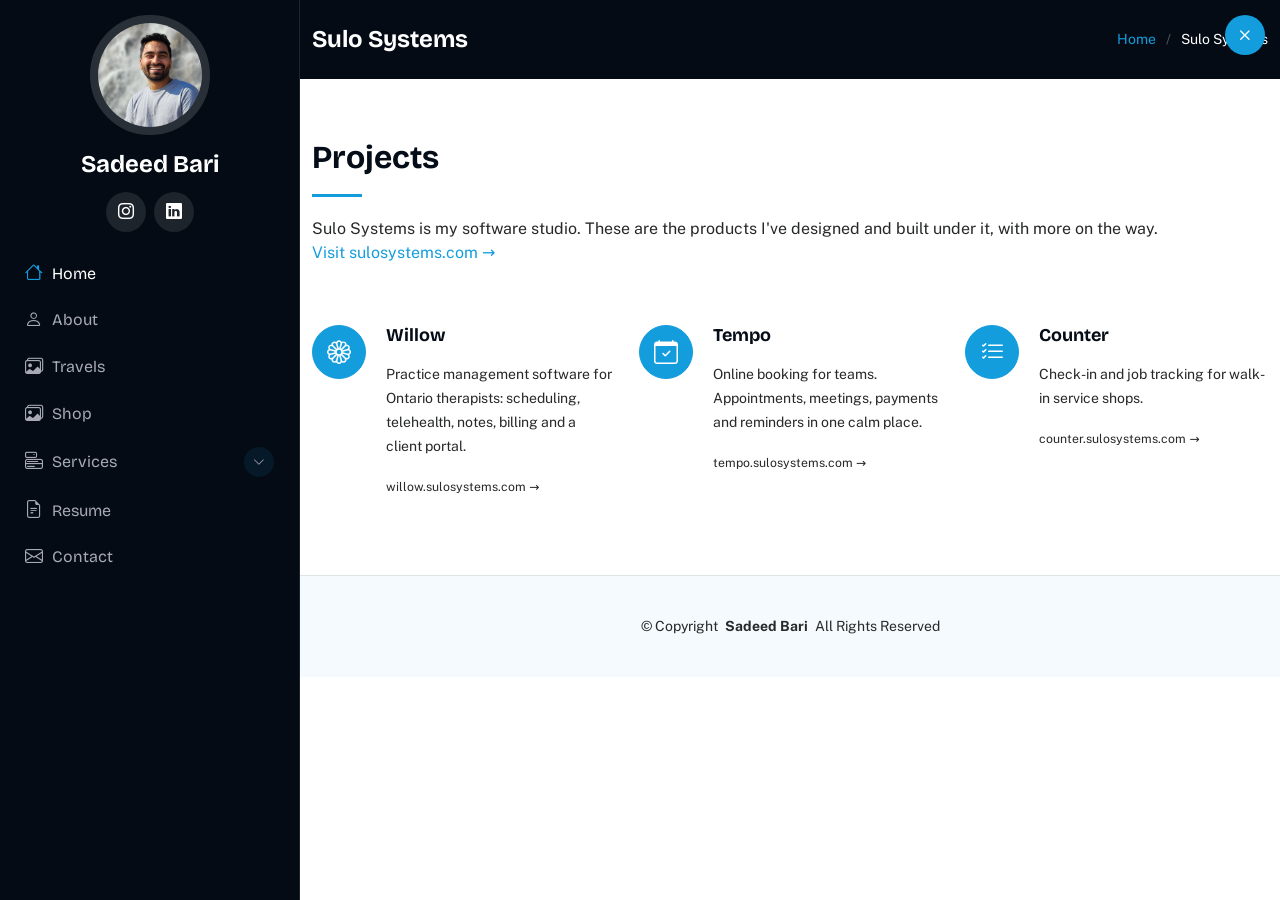
<file: sulosystems.html>
<!DOCTYPE html>
<html lang="en">

<head>
  <meta charset="utf-8">
  <meta content="width=device-width, initial-scale=1.0" name="viewport">
  <title>Sulo Systems — Software by Sadeed Bari</title>
  <meta content="Sulo Systems is my software studio. Explore the products I have built: Willow, Tempo and Counter." name="description">
  <meta content="Sulo Systems, Sadeed Bari, web apps, practice management software, online booking, job tracking" name="keywords">

  <link rel="canonical" href="https://www.sadeedbari.com/sulosystems.html">

  <!-- Favicons -->
  <link href="assets/img/favicon.png?v=2" rel="icon" type="image/png">
  <link href="favicon.ico?v=2" rel="shortcut icon" sizes="48x48">
  <link href="assets/img/apple-touch-icon.png?v=2" rel="apple-touch-icon">

  <!-- Fonts -->
  <link href="https://fonts.googleapis.com" rel="preconnect">
  <link href="https://fonts.gstatic.com" rel="preconnect" crossorigin>
  <link href="https://fonts.googleapis.com/css2?family=Bricolage+Grotesque:opsz,wght@12..96,400;12..96,500;12..96,600;12..96,700&family=Public+Sans:wght@400;500;600;700&display=swap" rel="stylesheet">

  <!-- Vendor CSS Files -->
  <link href="assets/vendor/bootstrap/css/bootstrap.min.css" rel="stylesheet">
  <link href="assets/vendor/bootstrap-icons/bootstrap-icons.css" rel="stylesheet">
  <link href="assets/vendor/aos/aos.css" rel="stylesheet">
  <link href="assets/vendor/glightbox/css/glightbox.min.css" rel="stylesheet">
  <link href="assets/vendor/swiper/swiper-bundle.min.css" rel="stylesheet">

  <!-- Main CSS File -->
  <link href="assets/css/main.css?v=20260922d" rel="stylesheet">

  <!-- =======================================================
  * Template Name: iPortfolio
  * Template URL: https://bootstrapmade.com/iportfolio-bootstrap-portfolio-websites-template/
  * Updated: Jun 29 2024 with Bootstrap v5.3.3
  * Author: BootstrapMade.com
  * License: https://bootstrapmade.com/license/
  ======================================================== -->
</head>

<body class="starter-page-page">

  <header id="header" class="header dark-background d-flex flex-column">
    <i class="header-toggle bi bi-x" title="Hide menu"></i>

    <div class="profile-img">
      <img src="assets/img/my-profile-img.jpg" alt="Portrait of Sadeed Bari" class="img-fluid rounded-circle">
    </div>

    <a href="index.html" class="logo d-flex align-items-center justify-content-center">
      <!-- Uncomment the line below if you also wish to use an image logo -->
      <h1 class="sitename">Sadeed Bari</h1>
    </a>

    <div class="social-links text-center">
      <a href="https://www.instagram.com/sadeedbari" class="instagram"><i class="bi bi-instagram"></i></a>
      <a href="https://www.linkedin.com/in/sadeedbari/" class="linkedin"><i class="bi bi-linkedin"></i></a>
    </div>

    <nav id="navmenu" class="navmenu">
      <ul>
        <li><a href="index.html" class="active"><i class="bi bi-house navicon"></i>Home</a></li>
        <li><a href="index.html#about"><i class="bi bi-person navicon"></i> About</a></li>
		<li><a href="index.html#travels"><i class="bi bi-images navicon"></i> Travels</a></li>
        <li><a href="index.html#shop"><i class="bi bi-images navicon"></i> Shop</a></li>
		<li class="dropdown"><a href="index.html#services"><i class="bi bi-menu-button navicon"></i> <span>Services</span> <i class="bi bi-chevron-down toggle-dropdown"></i></a>
          <ul>
            <li><a href="https://skywebconsulting.wixsite.com/my-site">Web Design Consultation</a></li>
			<li><a href="https://urbanlivingrenovations.ca/">Home Renovation</a></li>
			<li><a href="index.html#services">Customized Trip Itineraries</a></li>
			<li><a href="https://www.onlywrenchcycling.ca/">Bike Tune-up & Repairs</a></li>
			<li><a href="realestate.html">Real Estate Investments</a></li>
			<li><a href="https://skywebconsulting.wixsite.com/my-site">Graphic Design</a></li>
			<li><a href="rentnest.html">Rent Nest</a></li>
			<li><a href="sulosystems.html">Sulo Systems</a></li>
          </ul>
        </li>
		<li><a href="#resume"><i class="bi bi-file-earmark-text navicon"></i> Resume</a></li>
        <li><a href="#contact"><i class="bi bi-envelope navicon"></i> Contact</a></li>
      </ul>
    </nav>

  </header>

  <main class="main">

    <!-- Page Title -->
    <div class="page-title dark-background">
      <div class="container d-lg-flex justify-content-between align-items-center">
        <h1 class="mb-2 mb-lg-0">Sulo Systems</h1>
        <nav class="breadcrumbs">
          <ol>
            <li><a href="index.html">Home</a></li>
            <li class="current">Sulo Systems</li>
          </ol>
        </nav>
      </div>
    </div><!-- End Page Title -->

    <!-- Starter Section Section -->
    <section id="projects" class="services section">

      <div class="container section-title" data-aos="fade-up">
        <h2>Projects</h2>
        <p>Sulo Systems is my software studio. These are the products I've designed and built under it, with more on the way.</p>
        <p><a href="https://sulosystems.com" target="_blank" rel="noopener">Visit sulosystems.com &rarr;</a></p>
      </div>

      <div class="container">
        <div class="row gy-4">

          <div class="col-lg-4 col-md-6 service-item d-flex" data-aos="fade-up" data-aos-delay="100">
            <div class="icon flex-shrink-0"><i class="bi bi-flower1"></i></div>
            <div>
              <h4 class="title"><a href="https://willow.sulosystems.com" target="_blank" rel="noopener" class="stretched-link">Willow</a></h4>
              <p class="description">Practice management software for Ontario therapists: scheduling, telehealth, notes, billing and a client portal.</p>
              <p class="description"><small>willow.sulosystems.com &rarr;</small></p>
            </div>
          </div><!-- End Project -->

          <div class="col-lg-4 col-md-6 service-item d-flex" data-aos="fade-up" data-aos-delay="200">
            <div class="icon flex-shrink-0"><i class="bi bi-calendar-check"></i></div>
            <div>
              <h4 class="title"><a href="https://tempo.sulosystems.com" target="_blank" rel="noopener" class="stretched-link">Tempo</a></h4>
              <p class="description">Online booking for teams. Appointments, meetings, payments and reminders in one calm place.</p>
              <p class="description"><small>tempo.sulosystems.com &rarr;</small></p>
            </div>
          </div><!-- End Project -->

          <div class="col-lg-4 col-md-6 service-item d-flex" data-aos="fade-up" data-aos-delay="300">
            <div class="icon flex-shrink-0"><i class="bi bi-list-check"></i></div>
            <div>
              <h4 class="title"><a href="https://counter.sulosystems.com" target="_blank" rel="noopener" class="stretched-link">Counter</a></h4>
              <p class="description">Check-in and job tracking for walk-in service shops.</p>
              <p class="description"><small>counter.sulosystems.com &rarr;</small></p>
            </div>
          </div><!-- End Project -->

        </div>
      </div>

    </section><!-- /Projects Section -->

  </main>

  <footer id="footer" class="footer position-relative light-background">

    <div class="container">
      <div class="copyright text-center ">
        <p>© <span>Copyright</span> <strong class="px-1 sitename">Sadeed Bari</strong> <span>All Rights Reserved</span></p>
      </div>
    </div>

  </footer>

  <!-- Scroll Top -->
  <a href="#" id="scroll-top" class="scroll-top d-flex align-items-center justify-content-center"><i class="bi bi-arrow-up-short"></i></a>

  <!-- Preloader -->
  <div id="preloader"></div>

  <!-- Vendor JS Files -->
  <script src="assets/vendor/bootstrap/js/bootstrap.bundle.min.js"></script>
  <script src="assets/vendor/aos/aos.js"></script>
  <script src="assets/vendor/typed.js/typed.umd.js"></script>
  <script src="assets/vendor/purecounter/purecounter_vanilla.js"></script>
  <script src="assets/vendor/waypoints/noframework.waypoints.js"></script>
  <script src="assets/vendor/glightbox/js/glightbox.min.js"></script>
  <script src="assets/vendor/imagesloaded/imagesloaded.pkgd.min.js"></script>
  <script src="assets/vendor/isotope-layout/isotope.pkgd.min.js"></script>
  <script src="assets/vendor/swiper/swiper-bundle.min.js"></script>

  <!-- Main JS File -->
  <script src="assets/js/main.js?v=20260922"></script>

</body>

</html>
</file>
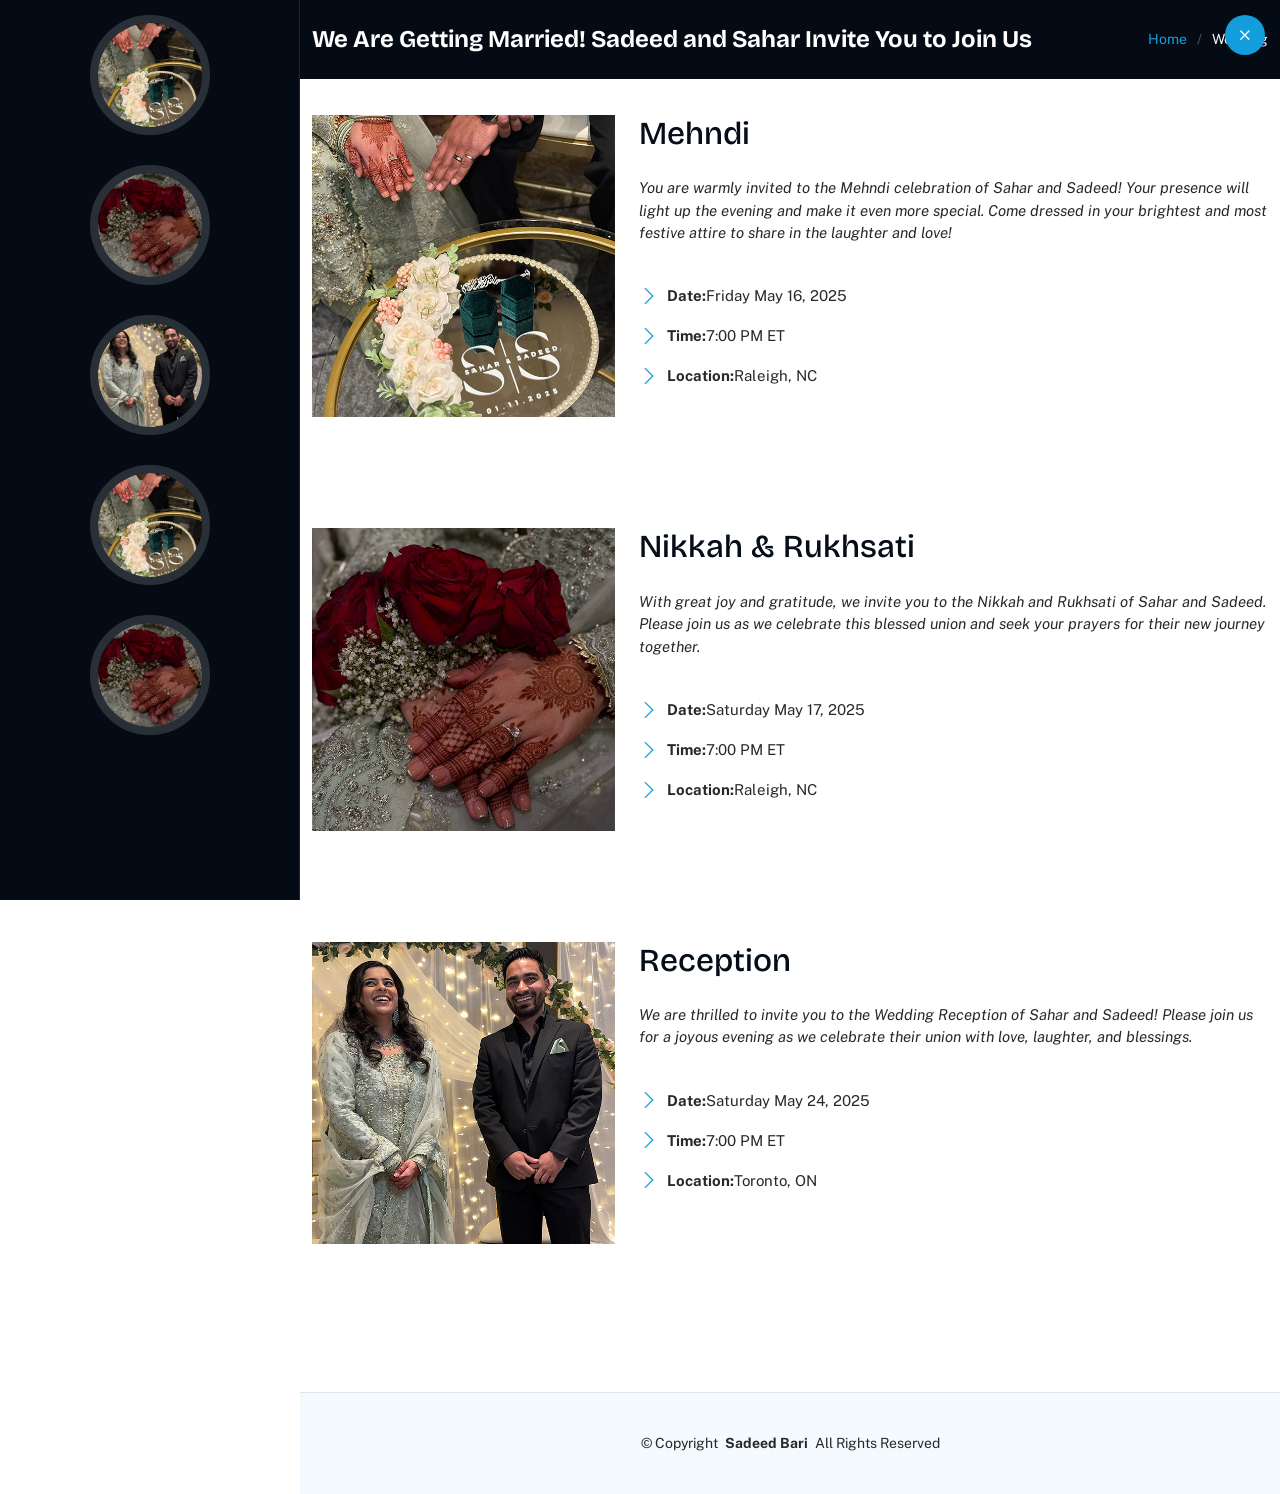
<file: wedding.html>
<!DOCTYPE html>
<html lang="en">

<head>
  <meta charset="utf-8">
  <meta name="robots" content="noindex">
  <meta content="width=device-width, initial-scale=1.0" name="viewport">
  <title>Wedding - SadeedBari.com</title>
  <meta content="" name="description">
  <meta content="" name="keywords">

  <!-- Favicons -->
  <link href="assets/img/favicon.png?v=2" rel="icon" type="image/png">
  <link href="favicon.ico?v=2" rel="shortcut icon" sizes="48x48">
  <link href="assets/img/apple-touch-icon.png?v=2" rel="apple-touch-icon">

  <!-- Fonts -->
  <link href="https://fonts.googleapis.com" rel="preconnect">
  <link href="https://fonts.gstatic.com" rel="preconnect" crossorigin>
  <link href="https://fonts.googleapis.com/css2?family=Bricolage+Grotesque:opsz,wght@12..96,400;12..96,500;12..96,600;12..96,700&family=Public+Sans:wght@400;500;600;700&display=swap" rel="stylesheet">

  <!-- Vendor CSS Files -->
  <link href="assets/vendor/bootstrap/css/bootstrap.min.css" rel="stylesheet">
  <link href="assets/vendor/bootstrap-icons/bootstrap-icons.css" rel="stylesheet">
  <link href="assets/vendor/aos/aos.css" rel="stylesheet">
  <link href="assets/vendor/glightbox/css/glightbox.min.css" rel="stylesheet">
  <link href="assets/vendor/swiper/swiper-bundle.min.css" rel="stylesheet">

  <!-- Main CSS File -->
  <link href="assets/css/main.css?v=20260922d" rel="stylesheet">

  <!-- =======================================================
  * Template Name: iPortfolio
  * Template URL: https://bootstrapmade.com/iportfolio-bootstrap-portfolio-websites-template/
  * Updated: Jun 29 2024 with Bootstrap v5.3.3
  * Author: BootstrapMade.com
  * License: https://bootstrapmade.com/license/
  ======================================================== -->
</head>

<body class="service-details-page">

  <header id="header" class="header dark-background d-flex flex-column">
    <i class="header-toggle bi bi-x" title="Hide menu"></i>

    <div class="profile-img">
      <img src="assets/img/mehndi.jpg" alt="Mehndi event" class="img-fluid rounded-circle">
    </div>
	    <div class="profile-img">
      <img src="assets/img/wedding.jpg" alt="Wedding ceremony" class="img-fluid rounded-circle">
    </div>
	    <div class="profile-img">
      <img src="assets/img/reception.jpg" alt="Reception" class="img-fluid rounded-circle">
    </div>
	    <div class="profile-img">
      <img src="assets/img/mehndi.jpg" alt="Mehndi event" class="img-fluid rounded-circle">
    </div>
	    <div class="profile-img">
      <img src="assets/img/wedding.jpg" alt="Wedding ceremony" class="img-fluid rounded-circle">
    </div>

  </header>

  <main class="main">

    <!-- Page Title -->
    <div class="page-title dark-background">
      <div class="container d-lg-flex justify-content-between align-items-center">
        <h1 class="mb-2 mb-lg-0">We Are Getting Married! Sadeed and Sahar Invite You to Join Us</h1>
        <nav class="breadcrumbs">
          <ol>
            <li><a href="index.html">Home</a></li>
            <li class="current">Wedding</li>
          </ol>
        </nav>
      </div>
    </div><!-- End Page Title -->

    <!-- Service Details Section -->
    <section id="service-details" class="service-details section">

      <div class="container">

        <div class="row gy-4">
		
		  
		<div class="container" data-aos="fade-up" data-aos-delay="100">

        <div class="row gy-4 justify-content-center">
          <div class="col-lg-4">
            <img src="assets/img/mehndi.jpg" class="img-fluid" alt="Mehndi event">
          </div>
          <div class="col-lg-8 content">
            <h2>Mehndi</h2>
            <p class="fst-italic py-3">
              You are warmly invited to the Mehndi celebration of Sahar and Sadeed! Your presence will light up the evening and make it even more special. Come dressed in your brightest and most festive attire to share in the laughter and love!
            </p>
            <div class="row">
              <div class="col-lg-6">
                <ul>
                  <li><i class="bi bi-chevron-right"></i> <strong>Date: </strong> <span>Friday May 16, 2025</span></li>
                  <li><i class="bi bi-chevron-right"></i> <strong>Time: </strong> <span>7:00 PM ET</span></li>
                  <li><i class="bi bi-chevron-right"></i> <strong>Location: </strong> <span>Raleigh, NC</span></li>
                </ul>
              </div>
              <div class="col-lg-6">
                <ul>
                </ul>
              </div>
            </div>
            <p class="py-3">
              <br>
			  <br>
			  <br>
            </p>
          </div>
        </div>

      </div>



		<div class="container" data-aos="fade-up" data-aos-delay="100">

        <div class="row gy-4 justify-content-center">
          <div class="col-lg-4">
            <img src="assets/img/wedding.jpg" class="img-fluid" alt="Wedding ceremony">
          </div>
          <div class="col-lg-8 content">
            <h2>Nikkah &amp; Rukhsati</h2>
            <p class="fst-italic py-3">
              With great joy and gratitude, we invite you to the Nikkah and Rukhsati of Sahar and Sadeed. Please join us as we celebrate this blessed union and seek your prayers for their new journey together.
            </p>
            <div class="row">
              <div class="col-lg-6">
                <ul>
                  <li><i class="bi bi-chevron-right"></i> <strong>Date: </strong> <span>Saturday May 17, 2025</span></li>
                  <li><i class="bi bi-chevron-right"></i> <strong>Time: </strong> <span>7:00 PM ET</span></li>
                  <li><i class="bi bi-chevron-right"></i> <strong>Location: </strong> <span>Raleigh, NC</span></li>
                </ul>
              </div>
              <div class="col-lg-6">
                <ul>
                </ul>
              </div>
            </div>
            <p class="py-3">
              <br>
			  <br>
			  <br>
            </p>

          </div>
        </div>

      </div> 

		<div class="container" data-aos="fade-up" data-aos-delay="100">

        <div class="row gy-4 justify-content-center">
          <div class="col-lg-4">
            <img src="assets/img/reception.jpg" class="img-fluid" alt="Reception">
          </div>
          <div class="col-lg-8 content">
            <h2>Reception</h2>
            <p class="fst-italic py-3">
              We are thrilled to invite you to the Wedding Reception of Sahar and Sadeed! Please join us for a joyous evening as we celebrate their union with love, laughter, and blessings.
            </p>
            <div class="row">
              <div class="col-lg-6">
                <ul>
                  <li><i class="bi bi-chevron-right"></i> <strong>Date: </strong> <span>Saturday May 24, 2025</span></li>
                  <li><i class="bi bi-chevron-right"></i> <strong>Time: </strong> <span>7:00 PM ET</span></li>
                  <li><i class="bi bi-chevron-right"></i> <strong>Location: </strong> <span>Toronto, ON</span></li>
                </ul>
              </div>
              <div class="col-lg-6">
                <ul>
                </ul>
              </div>
            </div>
            <p class="py-3">
              <br>
			  <br>
			  <br>
            </p>
          </div>
        </div>

      </div> 
	  
	  <script type="text/javascript" src="https://form.jotform.com/jsform/250151819547257"></script>

        </div>

      </div>

    </section><!-- /Service Details Section -->

  </main>

  <footer id="footer" class="footer position-relative light-background">

    <div class="container">
      <div class="copyright text-center ">
        <p>© <span>Copyright</span> <strong class="px-1 sitename">Sadeed Bari</strong> <span>All Rights Reserved</span></p>
      </div>
    </div>

  </footer>

  <!-- Scroll Top -->
  <a href="#" id="scroll-top" class="scroll-top d-flex align-items-center justify-content-center"><i class="bi bi-arrow-up-short"></i></a>

  <!-- Preloader -->
  <div id="preloader"></div>

  <!-- Vendor JS Files -->
  <script src="assets/vendor/bootstrap/js/bootstrap.bundle.min.js"></script>
  <script src="assets/vendor/aos/aos.js"></script>
  <script src="assets/vendor/typed.js/typed.umd.js"></script>
  <script src="assets/vendor/purecounter/purecounter_vanilla.js"></script>
  <script src="assets/vendor/waypoints/noframework.waypoints.js"></script>
  <script src="assets/vendor/glightbox/js/glightbox.min.js"></script>
  <script src="assets/vendor/imagesloaded/imagesloaded.pkgd.min.js"></script>
  <script src="assets/vendor/isotope-layout/isotope.pkgd.min.js"></script>
  <script src="assets/vendor/swiper/swiper-bundle.min.js"></script>

  <!-- Main JS File -->
  <script src="assets/js/main.js?v=20260922"></script>

</body>

</html>
</file>
<file: assets/css/main.css>
/**
* Template Name: iPortfolio
* Template URL: https://bootstrapmade.com/iportfolio-bootstrap-portfolio-websites-template/
* Updated: Jun 29 2024 with Bootstrap v5.3.3
* Author: BootstrapMade.com
* License: https://bootstrapmade.com/license/
*/

/*--------------------------------------------------------------
# Font & Color Variables
# Help: https://bootstrapmade.com/color-system/
--------------------------------------------------------------*/
/* Fonts */
:root {
  --default-font: "Public Sans", system-ui, -apple-system, "Segoe UI", "Helvetica Neue", Arial, "Noto Sans", "Liberation Sans", sans-serif, "Apple Color Emoji", "Segoe UI Emoji", "Segoe UI Symbol", "Noto Color Emoji";
  --heading-font: "Bricolage Grotesque", sans-serif;
  --nav-font: "Bricolage Grotesque", sans-serif;
}

/* Global Colors - The following color variables are used throughout the website. Updating them here will change the color scheme of the entire website */
:root { 
  --background-color: #ffffff; /* Background color for the entire website, including individual sections */
  --default-color: #272829; /* Default color used for the majority of the text content across the entire website */
  --heading-color: #050d18; /* Color for headings, subheadings and title throughout the website */
  --accent-color: #149ddd; /* Accent color that represents your brand on the website. It's used for buttons, links, and other elements that need to stand out */
  --surface-color: #ffffff; /* The surface color is used as a background of boxed elements within sections, such as cards, icon boxes, or other elements that require a visual separation from the global background. */
  --contrast-color: #ffffff; /* Contrast color for text, ensuring readability against backgrounds of accent, heading, or default colors. */
}

/* Nav Menu Colors - The following color variables are used specifically for the navigation menu. They are separate from the global colors to allow for more customization options */
:root {
  --nav-color: #a8a9b4;  /* The default color of the main navmenu links */
  --nav-hover-color: #ffffff; /* Applied to main navmenu links when they are hovered over or active */
  --nav-mobile-background-color: #040b14; /* Used as the background color for mobile navigation menu */
  --nav-dropdown-background-color: #040b14; /* Used as the background color for dropdown items that appear when hovering over primary navigation items */
  --nav-dropdown-color: #a8a9b4; /* Used for navigation links of the dropdown items in the navigation menu. */
  --nav-dropdown-hover-color: #ffffff; /* Similar to --nav-hover-color, this color is applied to dropdown navigation links when they are hovered over. */
}

/* Color Presets - These classes override global colors when applied to any section or element, providing reuse of the sam color scheme. */

.light-background {
  --background-color: #f4fafd;
  --surface-color: #ffffff;
}

.dark-background {
  --background-color: #040b14;
  --default-color: #ffffff;
  --heading-color: #ffffff;
  --surface-color: #151f2b;
  --contrast-color: #ffffff;
}

/* Smooth scroll */
:root {
  scroll-behavior: smooth;
}

/*--------------------------------------------------------------
# General Styling & Shared Classes
--------------------------------------------------------------*/
body {
  color: var(--default-color);
  background-color: var(--background-color);
  font-family: var(--default-font);
}

a {
  color: var(--accent-color);
  text-decoration: none;
  transition: 0.3s;
}

a:hover {
  color: color-mix(in srgb, var(--accent-color), transparent 25%);
  text-decoration: none;
}

h1,
h2,
h3,
h4,
h5,
h6 {
  color: var(--heading-color);
  font-family: var(--heading-font);
}

/* PHP Email Form Messages
------------------------------*/
.php-email-form .error-message {
  display: none;
  background: #df1529;
  color: #ffffff;
  text-align: left;
  padding: 15px;
  margin-bottom: 24px;
  font-weight: 600;
}

.php-email-form .sent-message {
  display: none;
  color: #ffffff;
  background: #059652;
  text-align: center;
  padding: 15px;
  margin-bottom: 24px;
  font-weight: 600;
}

.php-email-form .loading {
  display: none;
  background: var(--surface-color);
  text-align: center;
  padding: 15px;
  margin-bottom: 24px;
}

.php-email-form .loading:before {
  content: "";
  display: inline-block;
  border-radius: 50%;
  width: 24px;
  height: 24px;
  margin: 0 10px -6px 0;
  border: 3px solid var(--accent-color);
  border-top-color: var(--surface-color);
  animation: php-email-form-loading 1s linear infinite;
}

@keyframes php-email-form-loading {
  0% {
    transform: rotate(0deg);
  }

  100% {
    transform: rotate(360deg);
  }
}

/*--------------------------------------------------------------
# Global Header
--------------------------------------------------------------*/
.header {
  color: var(--default-color);
  background-color: var(--background-color);
  position: fixed;
  top: 0;
  left: 0;
  bottom: 0;
  padding: 0 15px;
  width: 300px;
  transition: all ease-in-out 0.3s;
  overflow-y: auto;
  z-index: 997;
  border-right: 1px solid color-mix(in srgb, var(--default-color), transparent 90%);
}

.header .profile-img img {
  margin: clamp(6px, 2vh, 15px) auto;
  display: block;
  width: clamp(52px, 14vh, 120px);
  border: clamp(3px, 1vh, 8px) solid color-mix(in srgb, var(--default-color), transparent 85%);
}

.header .logo {
  line-height: 1;
  margin-bottom: clamp(4px, 1.5vh, 15px);
}

.header .logo img {
  max-height: 32px;
  margin-right: 8px;
}

.header .logo h1 {
  font-size: clamp(18px, 3vh, 24px);
  margin: 0;
  font-weight: 700;
  color: var(--heading-color);
}

.header .social-links {
  margin: 0 0 clamp(8px, 2vh, 20px) 0;
}

.header .social-links a {
  font-size: clamp(13px, 2vh, 16px);
  display: inline-flex;
  align-items: center;
  justify-content: center;
  background: color-mix(in srgb, var(--default-color), transparent 90%);
  color: var(--default-color);
  margin: 0 2px;
  border-radius: 50%;
  text-align: center;
  width: clamp(30px, 5vh, 40px);
  height: clamp(30px, 5vh, 40px);
  transition: 0.3s;
}

.header .social-links a:hover {
  color: var(--contrast-color);
  background: var(--accent-color);
}

.header~main,
.header~#footer {
  margin-left: 300px;
  transition: margin-left ease-in-out 0.3s;
}

.header.header-hide {
  left: -100%;
}

.header.header-hide~main,
.header.header-hide~#footer {
  margin-left: 0;
}

/* On mobile the sidebar is hidden by default (see main.js) and opens as an
   overlay on top of the page instead of pushing it over. */
@media (max-width: 767px) {

  .header~main,
  .header~#footer {
    margin-left: 0;
  }
}

.header .header-toggle {
  color: var(--contrast-color);
  background-color: var(--accent-color);
  font-size: 22px;
  display: flex;
  align-items: center;
  justify-content: center;
  width: 40px;
  height: 40px;
  border-radius: 50%;
  cursor: pointer;
  position: fixed;
  top: 15px;
  right: 15px;
  z-index: 9999;
  transition: background-color 0.3s;
}

.header .header-toggle:hover {
  color: var(--contrast-color);
  background-color: color-mix(in srgb, var(--accent-color) 90%, white 15%);
}

/*--------------------------------------------------------------
# Navigation Menu
--------------------------------------------------------------*/
.mobile-nav-toggle {
  display: none;
}

.navmenu {
  padding: 0;
  z-index: 9997;
}

.navmenu ul {
  list-style: none;
  padding: 0 0 clamp(8px, 2vh, 20px) 0;
  margin: 0;
}

.navmenu a,
.navmenu a:focus {
  color: var(--nav-color);
  padding: clamp(4px, 1.1vh, 15px) 10px;
  font-family: var(--nav-font);
  font-size: clamp(13px, 1.8vh, 16px);
  font-weight: 400;
  display: flex;
  align-items: center;
  white-space: nowrap;
  transition: 0.3s;
  width: 100%;
}

.navmenu a .navicon,
.navmenu a:focus .navicon {
  font-size: clamp(16px, 2vh, 20px);
  margin-right: clamp(6px, 1vh, 10px);
}

.navmenu a .toggle-dropdown,
.navmenu a:focus .toggle-dropdown {
  font-size: 12px;
  line-height: 0;
  margin-left: auto;
  width: clamp(22px, 4vh, 30px);
  height: clamp(22px, 4vh, 30px);
  display: flex;
  align-items: center;
  justify-content: center;
  border-radius: 50%;
  transition: 0.3s;
  flex-shrink: 0;
  background-color: color-mix(in srgb, var(--accent-color), transparent 90%);
}

.navmenu a .toggle-dropdown:hover,
.navmenu a:focus .toggle-dropdown:hover {
  background-color: var(--accent-color);
  color: var(--contrast-color);
}

.navmenu a:hover,
.navmenu .active,
.navmenu .active:focus {
  color: var(--nav-hover-color);
}

.navmenu a:hover .navicon,
.navmenu .active .navicon,
.navmenu .active:focus .navicon {
  color: var(--accent-color);
}

.navmenu .active .toggle-dropdown,
.navmenu .active:focus .toggle-dropdown {
  background-color: var(--accent-color);
  color: var(--contrast-color);
  transform: rotate(180deg);
}

.navmenu .dropdown {
  display: block;
}

.navmenu .dropdown a,
.navmenu .dropdown a:focus {
  color: --nav-dropdown-color;
}

.navmenu .dropdown a:hover,
.navmenu .dropdown .active,
.navmenu .dropdown .active:focus {
  color: var(--nav-dropdown-hover-color);
}

.navmenu .dropdown ul {
  position: static;
  display: none;
  z-index: 99;
  padding: 5px 10px;
  margin: 5px 10px;
  background-color: var(--nav-dropdown-background-color);
  border: 1px solid color-mix(in srgb, var(--default-color), transparent 90%);
  box-shadow: none;
  transition: all 0.5s ease-in-out;
}

.navmenu .dropdown ul ul {
  background-color: rgba(33, 37, 41, 0.1);
}

.navmenu .dropdown>.dropdown-active {
  display: block;
  background-color: rgba(33, 37, 41, 0.03);
}

/*--------------------------------------------------------------
# Global Footer
--------------------------------------------------------------*/
.footer {
  color: var(--default-color);
  background-color: var(--background-color);
  font-size: 14px;
  padding: 40px 0;
  position: relative;
  border-top: 1px solid color-mix(in srgb, var(--default-color), transparent 90%);
}

.footer .copyright p {
  margin-bottom: 0;
}

.footer .credits {
  margin-top: 4px;
  font-size: 13px;
  text-align: center;
}

/*--------------------------------------------------------------
# Preloader
--------------------------------------------------------------*/
#preloader {
  position: fixed;
  inset: 0;
  z-index: 999999;
  overflow: hidden;
  background: var(--background-color);
  transition: all 0.6s ease-out;
}

#preloader:before {
  content: "";
  position: fixed;
  top: calc(50% - 30px);
  left: calc(50% - 30px);
  border: 6px solid #ffffff;
  border-color: var(--accent-color) transparent var(--accent-color) transparent;
  border-radius: 50%;
  width: 60px;
  height: 60px;
  animation: animate-preloader 1.5s linear infinite;
}

@keyframes animate-preloader {
  0% {
    transform: rotate(0deg);
  }

  100% {
    transform: rotate(360deg);
  }
}

/*--------------------------------------------------------------
# Scroll Top Button
--------------------------------------------------------------*/
.scroll-top {
  position: fixed;
  visibility: hidden;
  opacity: 0;
  right: 15px;
  bottom: -15px;
  z-index: 99999;
  background-color: var(--accent-color);
  width: 44px;
  height: 44px;
  border-radius: 50px;
  transition: all 0.4s;
}

.scroll-top i {
  font-size: 24px;
  color: var(--contrast-color);
  line-height: 0;
}

.scroll-top:hover {
  background-color: color-mix(in srgb, var(--accent-color), transparent 20%);
  color: var(--contrast-color);
}

.scroll-top.active {
  visibility: visible;
  opacity: 1;
  bottom: 15px;
}

/*--------------------------------------------------------------
# Disable aos animation delay on mobile devices
--------------------------------------------------------------*/
@media screen and (max-width: 768px) {
  [data-aos-delay] {
    transition-delay: 0 !important;
  }
}

/*--------------------------------------------------------------
# Global Page Titles & Breadcrumbs
--------------------------------------------------------------*/
.page-title {
  color: var(--default-color);
  background-color: var(--background-color);
  padding: 25px 0;
  position: relative;
}

.page-title h1 {
  font-size: 24px;
  font-weight: 700;
}

.page-title .breadcrumbs ol {
  display: flex;
  flex-wrap: wrap;
  list-style: none;
  padding: 0;
  margin: 0;
  font-size: 14px;
  font-weight: 400;
}

.page-title .breadcrumbs ol li+li {
  padding-left: 10px;
}

.page-title .breadcrumbs ol li+li::before {
  content: "/";
  display: inline-block;
  padding-right: 10px;
  color: color-mix(in srgb, var(--default-color), transparent 70%);
}

/*--------------------------------------------------------------
# Global Sections
--------------------------------------------------------------*/
section,
.section {
  color: var(--default-color);
  background-color: var(--background-color);
  padding: 60px 0;
  overflow: clip;
}

/*--------------------------------------------------------------
# Global Section Titles
--------------------------------------------------------------*/
.section-title {
  padding-bottom: 60px;
  position: relative;
}

.section-title h2 {
  font-size: 32px;
  font-weight: 700;
  margin-bottom: 20px;
  padding-bottom: 20px;
  position: relative;
}

.section-title h2:after {
  content: "";
  position: absolute;
  display: block;
  width: 50px;
  height: 3px;
  background: var(--accent-color);
  left: 0;
  bottom: 0;
}

.section-title p {
  margin-bottom: 0;
}

/*--------------------------------------------------------------
# Hero Section
--------------------------------------------------------------*/
.hero {
  width: 100%;
  min-height: 100vh;
  position: relative;
  padding: 80px 0;
  display: flex;
  align-items: center;
  justify-content: center;
}

.hero img {
  position: absolute;
  inset: 0;
  display: block;
  width: 100%;
  height: 100%;
  object-fit: cover;
  z-index: 1;
}

.hero:before {
  content: "";
  background: color-mix(in srgb, var(--background-color), transparent 70%);
  position: absolute;
  inset: 0;
  z-index: 2;
}

.hero .container {
  position: relative;
  z-index: 3;
}

.hero h2 {
  margin: 0;
  font-size: 64px;
  font-weight: 700;
}

.hero p {
  margin: 5px 0 0 0;
  font-size: 26px;
}

.hero p span {
  letter-spacing: 1px;
  border-bottom: 2px solid var(--accent-color);
}

.hero .social-links {
  margin-top: 25px;
}

.hero .social-links a {
  font-size: 24px;
  display: inline-block;
  color: color-mix(in srgb, var(--default-color), transparent 50%);
  line-height: 1;
  margin-right: 20px;
  transition: 0.3s;
}

.hero .social-links a:hover {
  color: var(--accent-color);
}

@media (max-width: 768px) {
  .hero h2 {
    font-size: 32px;
  }

  .hero p {
    font-size: 20px;
  }
}

/*--------------------------------------------------------------
# About Section
--------------------------------------------------------------*/
.about .content h2 {
  font-weight: 700;
  font-size: 24px;
}

.about .content ul {
  list-style: none;
  padding: 0;
}

.about .content ul li {
  margin-bottom: 20px;
  display: flex;
  align-items: center;
}

.about .content ul strong {
  margin-right: 10px;
}

.about .content ul i {
  font-size: 16px;
  margin-right: 5px;
  color: var(--accent-color);
  line-height: 0;
}

/*--------------------------------------------------------------
# Stats Section
--------------------------------------------------------------*/
.stats .stats-item {
  padding: 30px;
  width: 100%;
}

.stats .stats-item i {
  color: var(--accent-color);
  display: block;
  font-size: 44px;
  float: left;
  line-height: 0;
}

.stats .stats-item .purecounter {
  color: var(--heading-color);
  font-size: 48px;
  line-height: 40px;
  display: block;
  font-weight: 700;
  margin-left: 60px;
}

.stats .stats-item p {
  color: color-mix(in srgb, var(--default-color), transparent 40%);
  padding: 15px 0 0 0;
  margin: 0 0 0 60px;
  font-family: var(--heading-font);
  font-size: 14px;
}

/*--------------------------------------------------------------
# Skills Section
--------------------------------------------------------------*/
.skills .progress {
  height: 60px;
  display: block;
  background: none;
  border-radius: 0;
}

.skills .progress .skill {
  color: var(--heading-color);
  padding: 0;
  margin: 0 0 6px 0;
  text-transform: uppercase;
  display: block;
  font-weight: 600;
  font-family: var(--heading-font);
}

.skills .progress .skill .val {
  float: right;
  font-style: normal;
}

.skills .progress-bar-wrap {
  background: color-mix(in srgb, var(--default-color), transparent 90%);
  height: 10px;
}

.skills .progress-bar {
  width: 1px;
  height: 10px;
  transition: 0.9s;
  background-color: var(--accent-color);
}

/* Resume: employer block + skills */
.resume-employer {
  max-width: 980px;
  margin: 0 auto 28px;
  padding: 20px 24px;
  background: color-mix(in srgb, var(--accent-color), transparent 93%);
  border-left: 4px solid var(--accent-color);
  border-radius: 6px;
}

.resume-employer-head {
  display: flex;
  flex-wrap: wrap;
  justify-content: space-between;
  align-items: baseline;
  gap: 6px 16px;
}

.resume-employer h3 {
  margin: 0;
  font-size: 22px;
  font-weight: 700;
}

.resume-employer-role {
  margin: 6px 0 2px;
  font-weight: 600;
  color: var(--heading-color);
}

.resume-employer-note {
  margin: 0;
  font-size: 14.5px;
  font-style: italic;
  color: color-mix(in srgb, var(--default-color), transparent 30%);
}

.resume-skills {
  max-width: 980px;
  margin: 0 auto 36px;
  display: grid;
  grid-template-columns: repeat(2, minmax(0, 1fr));
  gap: 14px 28px;
}

.resume-skill h5 {
  margin: 0 0 3px;
  font-size: 14px;
  font-weight: 700;
  text-transform: uppercase;
  letter-spacing: 0.04em;
  color: var(--accent-color);
}

.resume-skill p {
  margin: 0;
  font-size: 14.5px;
  line-height: 1.5;
}

@media (max-width: 767px) {
  .resume-skills {
    grid-template-columns: 1fr;
  }
}

/*--------------------------------------------------------------
# Resume Section
--------------------------------------------------------------*/
.resume .resume-title {
  color: var(--heading-color);
  font-size: 26px;
  font-weight: 700;
  margin-top: 20px;
  margin-bottom: 20px;
}

.resume .resume-item {
  padding: 0 0 20px 20px;
  margin-top: -2px;
  border-left: 2px solid var(--accent-color);
  position: relative;
}

.resume .resume-item h4 {
  line-height: 18px;
  font-size: 18px;
  font-weight: 600;
  text-transform: uppercase;
  color: color-mix(in srgb, var(--default-color), transparent 20%);
  margin-bottom: 10px;
}

.resume .resume-item h5 {
  font-size: 16px;
  padding: 5px 15px;
  display: inline-block;
  font-weight: 600;
  margin-bottom: 10px;
}

.resume .resume-item ul {
  padding-left: 20px;
}

.resume .resume-item ul li {
  padding-bottom: 10px;
}

.resume .resume-item:last-child {
  padding-bottom: 0;
}

.resume .resume-item::before {
  content: "";
  position: absolute;
  width: 16px;
  height: 16px;
  border-radius: 50px;
  left: -9px;
  top: 0;
  background: var(--background-color);
  border: 2px solid var(--accent-color);
}

/*--------------------------------------------------------------
# Experience Timeline
--------------------------------------------------------------*/
.timeline-hint {
  margin: -10px 0 30px;
  font-size: 14px;
  font-style: italic;
  text-align: center;
  color: color-mix(in srgb, var(--default-color), transparent 40%);
}

.experience-timeline {
  max-width: 980px;
  margin: 0 auto;
}

.timeline-item {
  display: grid;
  grid-template-columns: 1fr 44px 1fr;
  column-gap: 28px;
}

.timeline-side {
  display: flex;
  padding: 10px 0;
  min-width: 0;
}

.timeline-side-left {
  grid-column: 1;
  justify-content: flex-end;
}

.timeline-side-right {
  grid-column: 3;
  justify-content: flex-start;
}

.timeline-card {
  max-width: 420px;
  width: 100%;
  min-width: 0;
}

.timeline-rail {
  grid-column: 2;
  position: relative;
  display: flex;
  justify-content: center;
}

.timeline-rail::before {
  content: "";
  position: absolute;
  left: 50%;
  top: 0;
  bottom: 0;
  width: 2px;
  transform: translateX(-50%);
  background: color-mix(in srgb, var(--default-color), transparent 88%);
}

.timeline-rail::after {
  content: "";
  position: absolute;
  left: 50%;
  top: 0;
  bottom: 0;
  width: 2px;
  transform: translateX(-50%) scaleY(0);
  transform-origin: top;
  background: var(--accent-color);
  transition: transform 0.8s ease-out;
}

.timeline-item.is-visible .timeline-rail::after {
  transform: translateX(-50%) scaleY(1);
}

.timeline-dot {
  position: relative;
  z-index: 1;
  flex-shrink: 0;
  margin-top: 10px;
  width: 34px;
  height: 34px;
  border-radius: 50%;
  display: flex;
  align-items: center;
  justify-content: center;
  font-size: 14px;
  background: var(--background-color);
  border: 2px solid color-mix(in srgb, var(--default-color), transparent 60%);
  color: color-mix(in srgb, var(--default-color), transparent 30%);
  transition: border-color 0.4s ease, background-color 0.4s ease, color 0.4s ease, transform 0.4s ease;
}

.timeline-item.is-visible .timeline-dot {
  border-color: var(--accent-color);
  background: var(--accent-color);
  color: var(--contrast-color);
  transform: scale(1.1);
}

.timeline-node {
  display: flex;
  align-items: flex-start;
  gap: 14px;
  width: 100%;
  padding: 0;
  border: none;
  background: none;
  text-align: left;
  cursor: pointer;
  opacity: 0;
  transition: opacity 0.5s ease-out, transform 0.5s ease-out;
}

.timeline-node-text {
  flex: 1;
  min-width: 0;
}

.timeline-side-left .timeline-node {
  flex-direction: row-reverse;
  transform: translateX(-24px);
}

.timeline-side-left .timeline-node-text {
  text-align: right;
}

.timeline-side-right .timeline-node {
  transform: translateX(24px);
}

.timeline-item.is-visible .timeline-node {
  opacity: 1;
  transform: translateX(0);
}

.timeline-node:focus-visible {
  outline: 2px solid var(--accent-color);
  outline-offset: 4px;
}

.timeline-date {
  display: block;
  font-family: var(--nav-font);
  font-size: 12.5px;
  font-weight: 600;
  letter-spacing: 0.04em;
  text-transform: uppercase;
  color: var(--accent-color);
  margin-bottom: 4px;
}

.timeline-node h4 {
  margin: 0 0 3px;
  font-size: 18px;
  font-weight: 600;
  color: var(--heading-color);
}

.timeline-company {
  margin: 0;
  font-size: 14.5px;
  font-style: italic;
  color: color-mix(in srgb, var(--default-color), transparent 30%);
}

.timeline-chevron {
  flex-shrink: 0;
  margin-top: 4px;
  font-size: 15px;
  color: color-mix(in srgb, var(--default-color), transparent 40%);
  transition: transform 0.3s ease;
}

.timeline-item.details-open .timeline-chevron {
  transform: rotate(180deg);
  color: var(--accent-color);
}

.timeline-details {
  display: grid;
  grid-template-rows: 0fr;
  transition: grid-template-rows 0.35s ease;
}

.timeline-item.details-open .timeline-details {
  grid-template-rows: 1fr;
}

.timeline-details-inner {
  overflow: hidden;
}

.timeline-details ul {
  margin: 16px 0 0;
  padding-left: 18px;
  color: color-mix(in srgb, var(--default-color), transparent 15%);
  font-size: 14.5px;
  line-height: 1.65;
}

.timeline-details li {
  margin-bottom: 8px;
}

.timeline-details li:last-child {
  margin-bottom: 0;
}

@media (max-width: 767px) {
  .timeline-item {
    grid-template-columns: 34px 1fr;
    column-gap: 16px;
  }

  .timeline-rail {
    grid-column: 1;
  }

  .timeline-side-left,
  .timeline-side-right {
    grid-column: 2;
    justify-content: flex-start;
    padding: 8px 0;
  }

  .timeline-side-left:empty,
  .timeline-side-right:empty {
    display: none;
  }

  .timeline-card {
    max-width: none;
  }

  .timeline-dot {
    width: 28px;
    height: 28px;
    font-size: 12px;
    margin-top: 0;
  }

  .timeline-side-left .timeline-node,
  .timeline-side-right .timeline-node {
    transform: translateY(14px);
  }
}

/*--------------------------------------------------------------
# Portfolio Section
--------------------------------------------------------------*/
.portfolio .portfolio-filters {
  padding: 0;
  margin: 0 auto 20px auto;
  list-style: none;
  text-align: center;
}

.portfolio .portfolio-filters li {
  cursor: pointer;
  display: inline-block;
  padding: 0;
  font-size: 14px;
  font-weight: 400;
  margin: 0 10px;
  line-height: 1;
  text-transform: uppercase;
  margin-bottom: 10px;
  transition: all 0.3s ease-in-out;
}

.portfolio .portfolio-filters li:hover,
.portfolio .portfolio-filters li.filter-active {
  color: var(--accent-color);
}

.portfolio .portfolio-filters li:first-child {
  margin-left: 0;
}

.portfolio .portfolio-filters li:last-child {
  margin-right: 0;
}

@media (max-width: 575px) {
  .portfolio .portfolio-filters li {
    font-size: 14px;
    margin: 0 5px;
  }
}

.portfolio .portfolio-content {
  position: relative;
  overflow: hidden;
}

.portfolio .portfolio-content img {
  transition: 0.3s;
}

.portfolio .portfolio-content .portfolio-info {
  opacity: 0;
  position: absolute;
  inset: 0;
  z-index: 3;
  transition: all ease-in-out 0.3s;
  background: rgba(0, 0, 0, 0.6);
  padding: 15px;
}

.portfolio .portfolio-content .portfolio-info h4 {
  font-size: 14px;
  padding: 5px 10px;
  font-weight: 400;
  color: #ffffff;
  display: inline-block;
  background-color: var(--accent-color);
}

.portfolio .portfolio-content .portfolio-info p {
  position: absolute;
  bottom: 10px;
  text-align: center;
  display: inline-block;
  left: 0;
  right: 0;
  font-size: 16px;
  font-weight: 600;
  color: rgba(255, 255, 255, 0.8);
}

.portfolio .portfolio-content .portfolio-info .preview-link,
.portfolio .portfolio-content .portfolio-info .details-link {
  position: absolute;
  left: calc(50% - 40px);
  font-size: 26px;
  top: calc(50% - 14px);
  color: #fff;
  transition: 0.3s;
  line-height: 1.2;
}

.portfolio .portfolio-content .portfolio-info .preview-link:hover,
.portfolio .portfolio-content .portfolio-info .details-link:hover {
  color: var(--accent-color);
}

.portfolio .portfolio-content .portfolio-info .details-link {
  left: 50%;
  font-size: 34px;
  line-height: 0;
}

.portfolio .portfolio-content:hover .portfolio-info {
  opacity: 1;
}

.portfolio .portfolio-content:hover img {
  transform: scale(1.1);
}

/*--------------------------------------------------------------
# Services Section
--------------------------------------------------------------*/
.services .service-item {
  position: relative;
}

.services .service-item .icon {
  background: var(--accent-color);
  display: flex;
  align-items: center;
  justify-content: center;
  width: 54px;
  height: 54px;
  border-radius: 50%;
  transition: 0.5s;
  border: 1px solid var(--accent-color);
  margin-right: 20px;
}

.services .service-item .icon i {
  color: var(--contrast-color);
  font-size: 24px;
  line-height: 0;
}

.services .service-item:hover .icon {
  background: var(--surface-color);
}

.services .service-item:hover .icon i {
  color: var(--accent-color);
}

.services .service-item .title {
  font-weight: 700;
  margin-bottom: 15px;
  font-size: 18px;
}

.services .service-item .title a {
  color: var(--heading-color);
}

.services .service-item .title a:hover {
  color: var(--accent-color);
}

.services .service-item .description {
  line-height: 24px;
  font-size: 14px;
}

/*--------------------------------------------------------------
# Testimonials Section
--------------------------------------------------------------*/
.testimonials .testimonials-carousel,
.testimonials .testimonials-slider {
  overflow: hidden;
}

.testimonials .testimonial-item {
  box-sizing: content-box;
  text-align: center;
  min-height: 320px;
}

.testimonials .testimonial-item .testimonial-img {
  width: 90px;
  border-radius: 50%;
  margin: 0 auto;
}

.testimonials .testimonial-item h3 {
  font-size: 18px;
  font-weight: bold;
  margin: 10px 0 5px 0;
}

.testimonials .testimonial-item h4 {
  font-size: 14px;
  color: color-mix(in srgb, var(--default-color), transparent 20%);
  margin: 0;
}

.testimonials .testimonial-item .quote-icon-left,
.testimonials .testimonial-item .quote-icon-right {
  color: color-mix(in srgb, var(--accent-color), transparent 40%);
  font-size: 26px;
  line-height: 0;
}

.testimonials .testimonial-item .quote-icon-left {
  display: inline-block;
  left: -5px;
  position: relative;
}

.testimonials .testimonial-item .quote-icon-right {
  display: inline-block;
  right: -5px;
  position: relative;
  top: 10px;
  transform: scale(-1, -1);
}

.testimonials .testimonial-item p {
  font-style: italic;
  margin: 0 15px 15px 15px;
  padding: 20px;
  background-color: var(--surface-color);
  position: relative;
  margin-bottom: 35px;
  border-radius: 6px;
  box-shadow: 0px 2px 15px rgba(0, 0, 0, 0.1);
}

.testimonials .testimonial-item p::after {
  content: "";
  width: 0;
  height: 0;
  border-top: 20px solid var(--surface-color);
  border-right: 20px solid transparent;
  border-left: 20px solid transparent;
  position: absolute;
  bottom: -20px;
  left: calc(50% - 20px);
}

.testimonials .swiper-wrapper {
  height: auto;
}

.testimonials .swiper-pagination {
  margin-top: 40px;
  position: relative;
}

.testimonials .swiper-pagination .swiper-pagination-bullet {
  width: 12px;
  height: 12px;
  background-color: var(--background-color);
  opacity: 1;
  border: 1px solid var(--accent-color);
}

.testimonials .swiper-pagination .swiper-pagination-bullet-active {
  background-color: var(--accent-color);
}

/*--------------------------------------------------------------
# Contact Section
--------------------------------------------------------------*/
.contact .info-wrap {
  background-color: var(--surface-color);
  box-shadow: 0px 0px 20px rgba(0, 0, 0, 0.1);
  padding: 30px;
}

@media (max-width: 575px) {
  .contact .info-wrap {
    padding: 20px;
  }
}

.contact .info-item {
  margin-bottom: 40px;
}

.contact .info-item i {
  font-size: 20px;
  color: var(--accent-color);
  background: color-mix(in srgb, var(--accent-color), transparent 92%);
  width: 44px;
  height: 44px;
  display: flex;
  justify-content: center;
  align-items: center;
  border-radius: 50px;
  transition: all 0.3s ease-in-out;
  margin-right: 15px;
}

.contact .info-item h3 {
  padding: 0;
  font-size: 18px;
  font-weight: 700;
  margin-bottom: 5px;
}

.contact .info-item p {
  padding: 0;
  margin-bottom: 0;
  font-size: 14px;
}

.contact .info-item:hover i {
  background: var(--accent-color);
  color: var(--contrast-color);
}

.contact .php-email-form {
  background-color: var(--surface-color);
  height: 100%;
  padding: 30px;
  box-shadow: 0px 0px 20px rgba(0, 0, 0, 0.1);
}

@media (max-width: 575px) {
  .contact .php-email-form {
    padding: 20px;
  }
}

.contact .php-email-form input[type=text],
.contact .php-email-form input[type=email],
.contact .php-email-form textarea {
  font-size: 14px;
  padding: 10px 15px;
  box-shadow: none;
  border-radius: 0;
  color: var(--default-color);
  background-color: var(--surface-color);
  border-color: color-mix(in srgb, var(--default-color), transparent 80%);
}

.contact .php-email-form input[type=text]:focus,
.contact .php-email-form input[type=email]:focus,
.contact .php-email-form textarea:focus {
  border-color: var(--accent-color);
}

.contact .php-email-form input[type=text]::placeholder,
.contact .php-email-form input[type=email]::placeholder,
.contact .php-email-form textarea::placeholder {
  color: color-mix(in srgb, var(--default-color), transparent 70%);
}

.contact .php-email-form button[type=submit] {
  color: var(--contrast-color);
  background: var(--accent-color);
  border: 0;
  padding: 10px 30px;
  transition: 0.4s;
  border-radius: 50px;
}

.contact .php-email-form button[type=submit]:hover {
  background: color-mix(in srgb, var(--accent-color), transparent 25%);
}

/*--------------------------------------------------------------
# Portfolio Details Section
--------------------------------------------------------------*/
.portfolio-details .portfolio-details-slider img {
  width: 100%;
}

.portfolio-details .portfolio-details-slider .swiper-pagination {
  margin-top: 20px;
  position: relative;
}

.portfolio-details .portfolio-details-slider .swiper-pagination .swiper-pagination-bullet {
  width: 12px;
  height: 12px;
  background-color: color-mix(in srgb, var(--default-color), transparent 85%);
  opacity: 1;
}

.portfolio-details .portfolio-details-slider .swiper-pagination .swiper-pagination-bullet-active {
  background-color: var(--accent-color);
}

.portfolio-details .portfolio-info {
  padding: 30px;
  box-shadow: 0px 0 30px rgba(0, 0, 0, 0.1);
}

.portfolio-details .portfolio-info h3 {
  font-size: 22px;
  font-weight: 700;
  margin-bottom: 20px;
  padding-bottom: 20px;
  border-bottom: 1px solid color-mix(in srgb, var(--default-color), transparent 85%);
}

.portfolio-details .portfolio-info ul {
  list-style: none;
  padding: 0;
  font-size: 15px;
}

.portfolio-details .portfolio-info ul li+li {
  margin-top: 10px;
}

.portfolio-details .portfolio-description {
  padding-top: 30px;
}

.portfolio-details .portfolio-description h2 {
  font-size: 26px;
  font-weight: 700;
  margin-bottom: 20px;
}

.portfolio-details .portfolio-description p {
  padding: 0;
  color: color-mix(in srgb, var(--default-color), transparent 30%);
}

/*--------------------------------------------------------------
# Service Details Section
--------------------------------------------------------------*/
.service-details .services-img {
  margin-bottom: 20px;
}

.service-details h3 {
  font-size: 26px;
  font-weight: 700;
}

.service-details h4 {
  font-size: 20px;
  font-weight: 700;
}

.service-details p {
  font-size: 15px;
}

.service-details ul {
  list-style: none;
  padding: 0;
  font-size: 15px;
}

.service-details ul li {
  padding: 5px 0;
  display: flex;
  align-items: center;
}

.service-details ul i {
  font-size: 20px;
  margin-right: 8px;
  color: var(--accent-color);
}

/*--------------------------------------------------------------
# Starter Section Section
--------------------------------------------------------------*/
.starter-section {
  /* Add your styles here */
}
</file>
